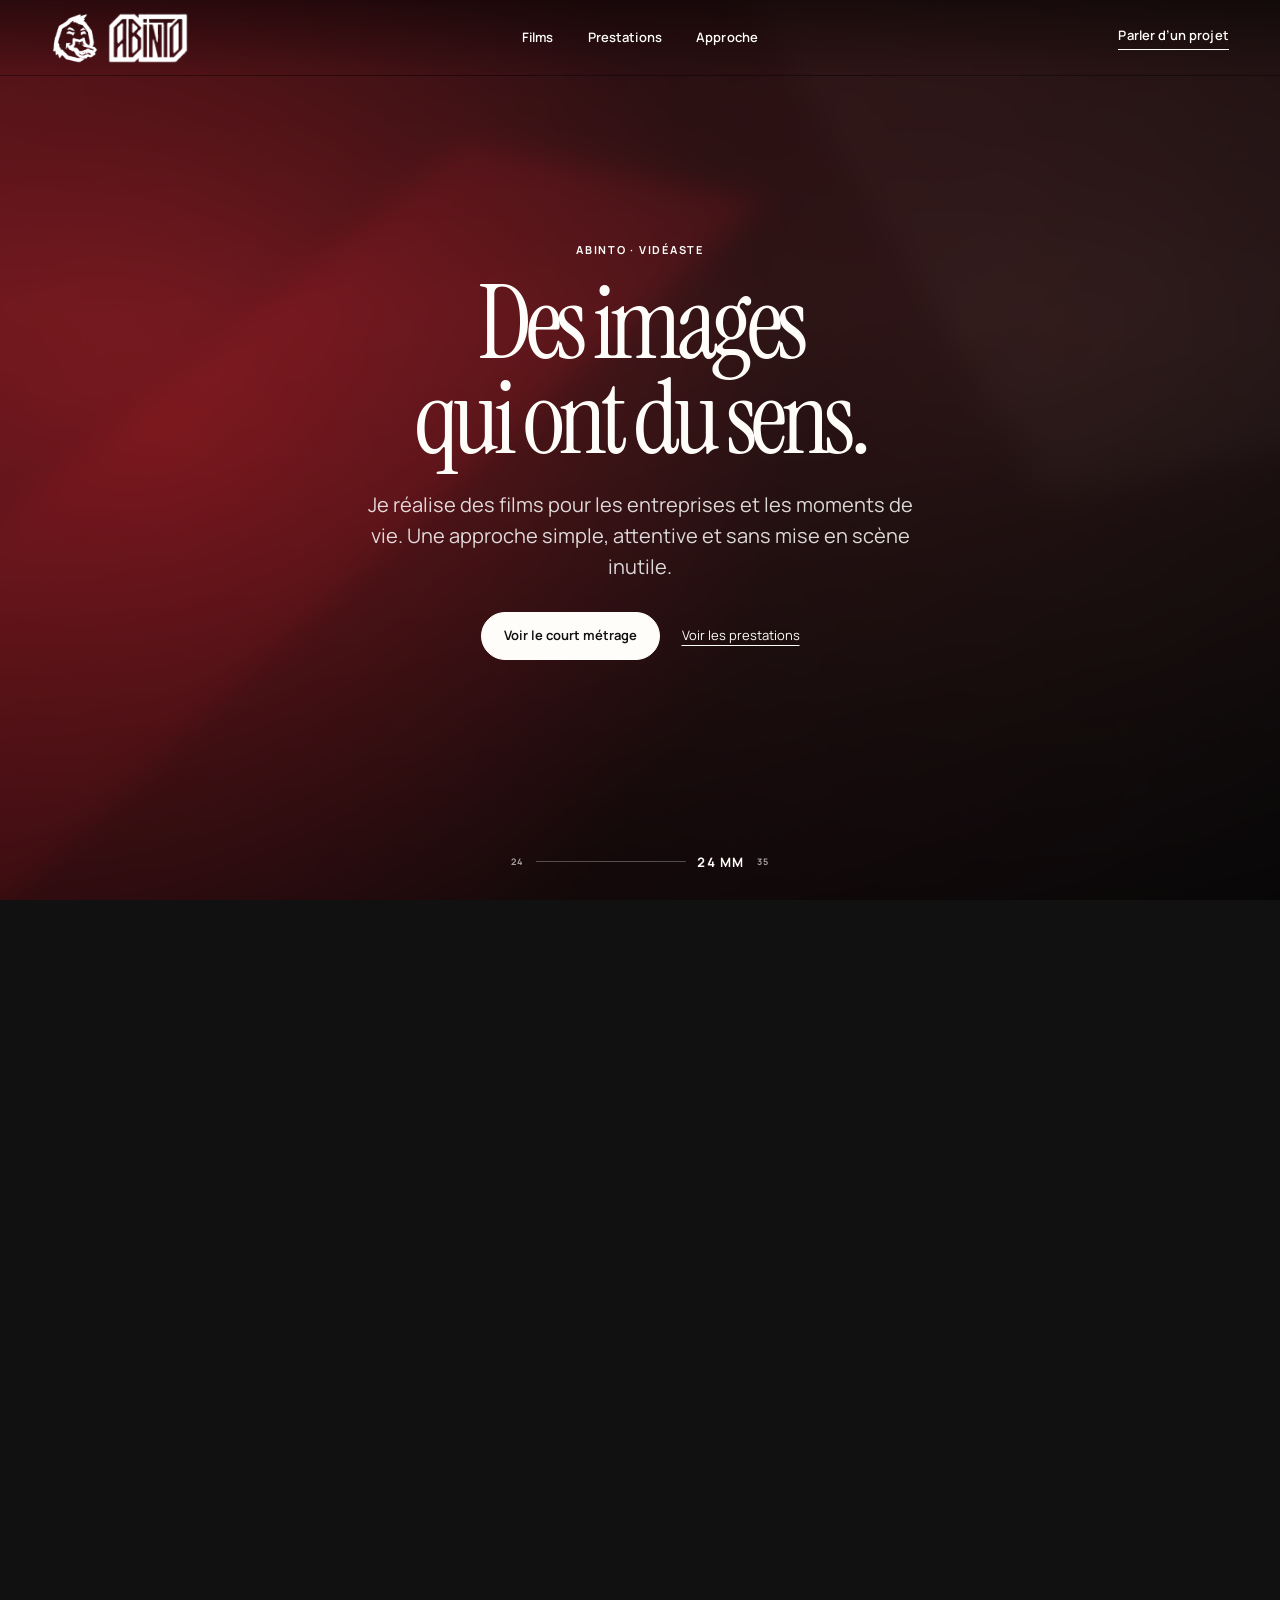
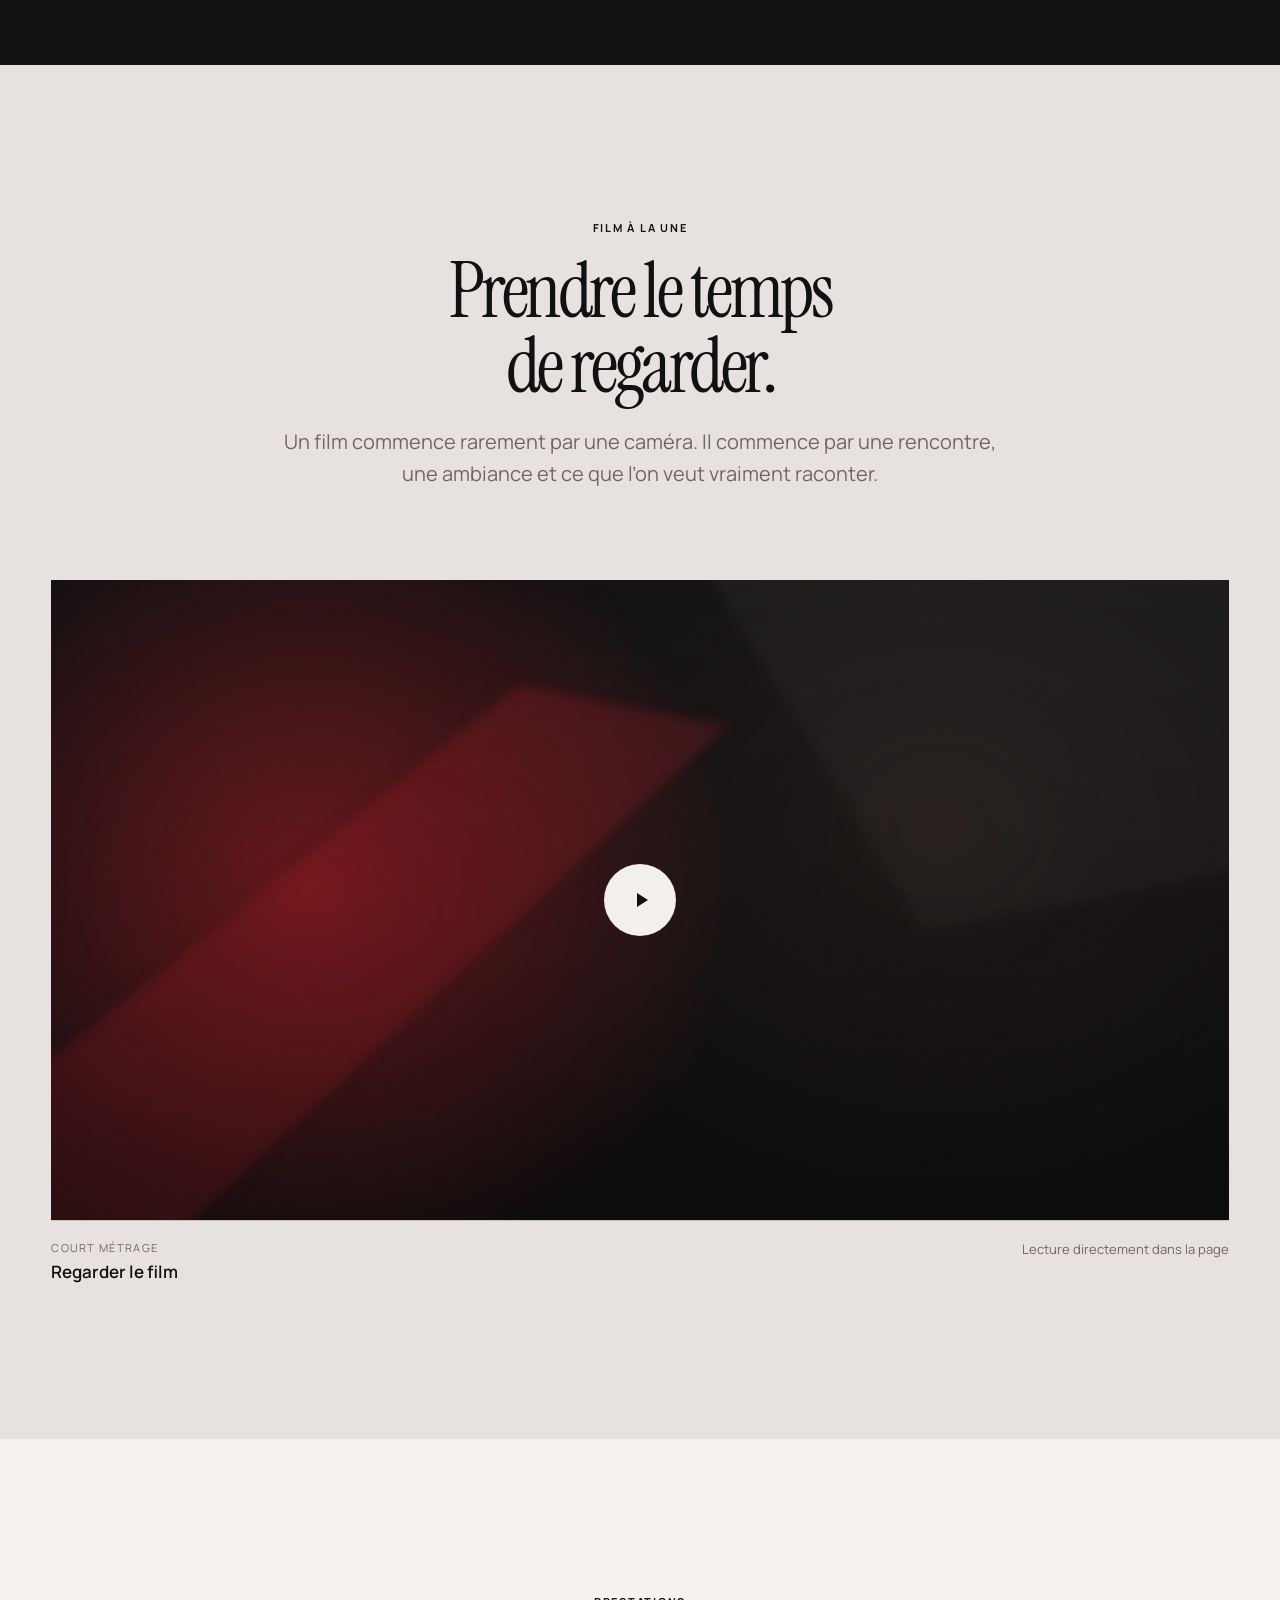
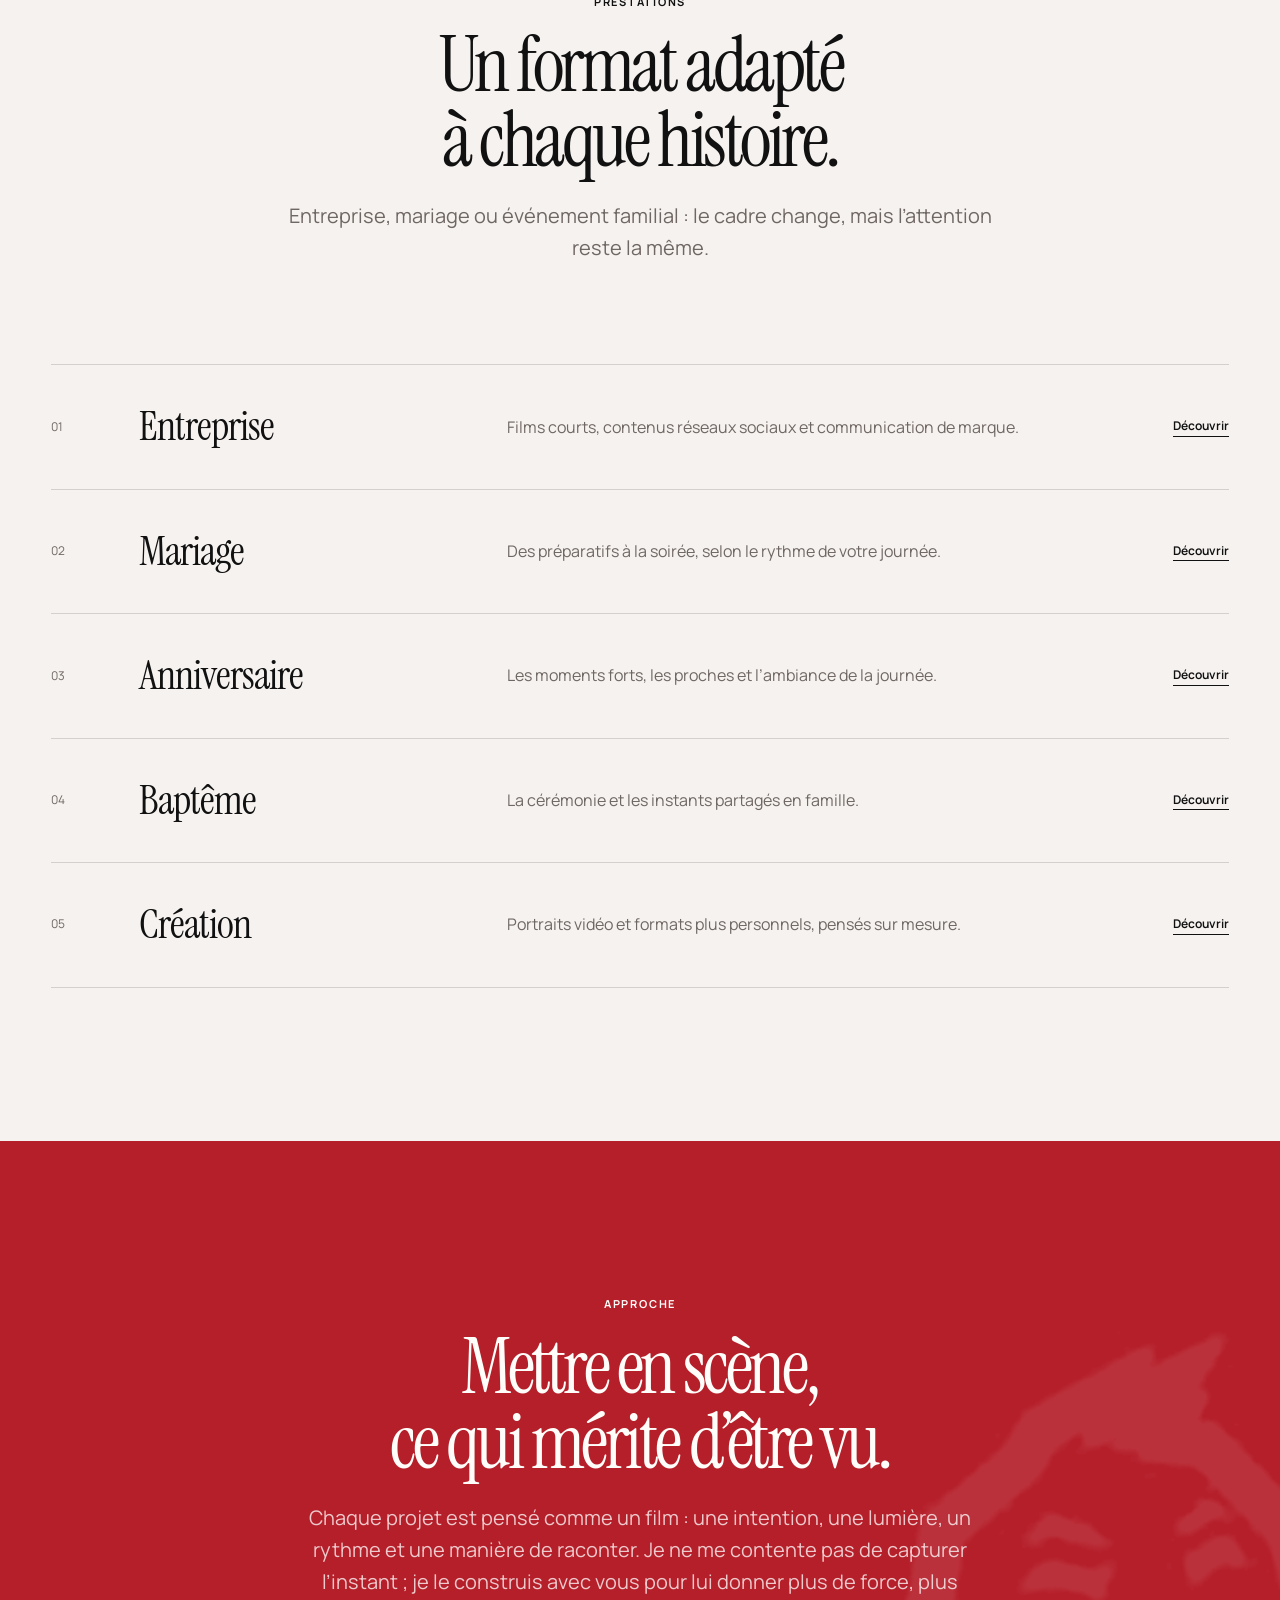
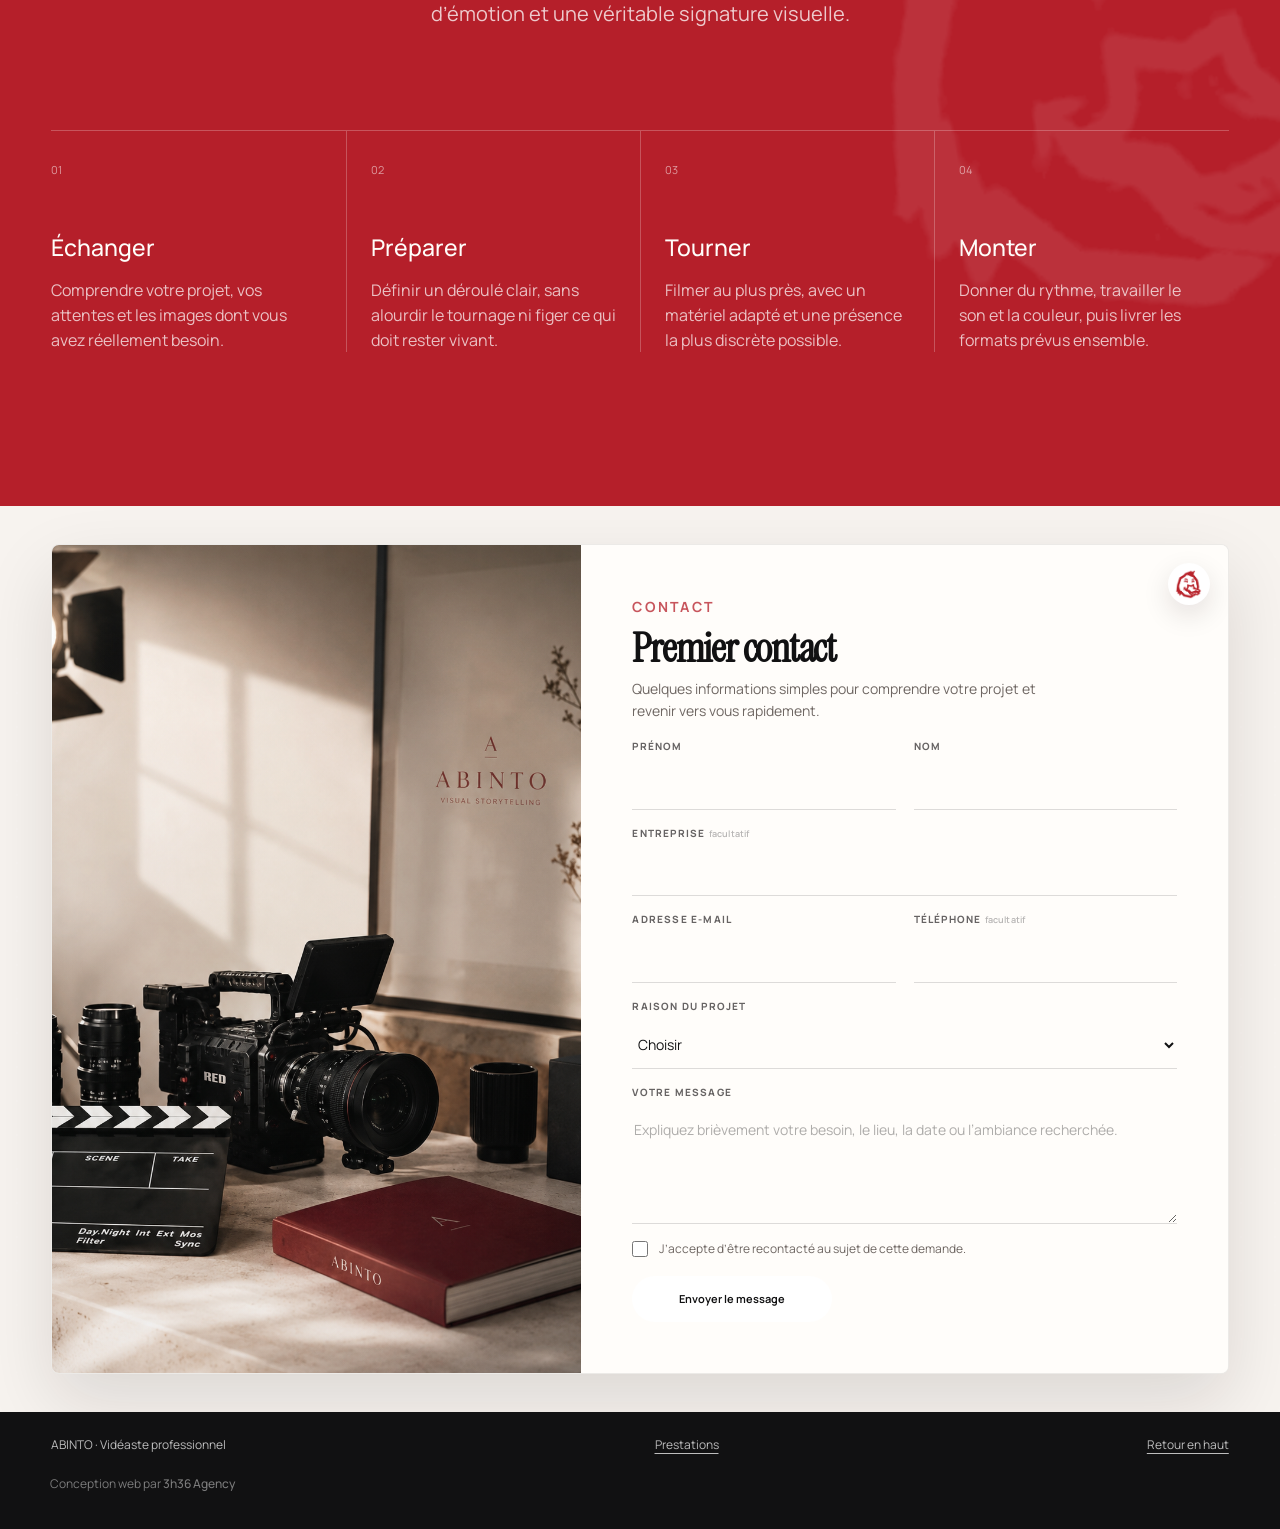
<file: index.html>
<!DOCTYPE html>

<html lang="fr">
<head>
<meta charset="utf-8"/>
<meta content="width=device-width, initial-scale=1" name="viewport"/>
<meta content="#b51f2a" name="theme-color"/>
<meta content="strict-origin-when-cross-origin" name="referrer"/>
<meta content="ABINTO — vidéaste professionnel pour les entreprises, les mariages et les événements privés." name="description"/>
<title>ABINTO — Vidéaste professionnel</title>
<link href="assets/favicon.png" rel="icon" type="image/png"/>
<link href="styles.css" rel="stylesheet"/>

<script type="application/ld+json">
{
  "@context": "https://schema.org",
  "@type": "LocalBusiness",
  "name": "ABINTO",
  "description": "Vidéaste professionnel pour les entreprises, les mariages et les événements privés",
  "url": "https://www.abinto-production.fr",
  "logo": "https://www.abinto-production.fr/assets/abinto-wordmark.png",
  "image": "https://www.abinto-production.fr/assets/hero-poster.jpg",
  "telephone": "",
  "address": {
    "@type": "PostalAddress",
    "addressCountry": "FR"
  },
  "geo": {
    "@type": "GeoCoordinates",
    "latitude": "",
    "longitude": ""
  },
  "openingHoursSpecification": {
    "@type": "OpeningHoursSpecification",
    "dayOfWeek": [
      "Monday",
      "Tuesday",
      "Wednesday",
      "Thursday",
      "Friday",
      "Saturday",
      "Sunday"
    ]
  },
  "priceRange": "€€",
  "serviceType": [
    "Vidéo entreprise",
    "Vidéo mariage",
    "Vidéo événement",
    "Clip musical",
    "Publicité"
  ]
}
</script>
<script>document.documentElement.classList.add('js');</script><link href="https://fonts.googleapis.com" rel="preconnect"/><link crossorigin="" href="https://fonts.gstatic.com" rel="preconnect"/><link href="https://fonts.googleapis.com/css2?family=Instrument+Serif:ital@0;1&amp;family=Manrope:wght@400;500;600;700&amp;display=swap" rel="stylesheet"/>
</head>
<body data-page="home">
<a class="skip-link" href="#contenu">Aller au contenu</a>
<header class="site-header site-header--hero" id="site-header">
<div class="header-inner">
<a aria-label="ABINTO — retour à l’accueil" class="brand brand--lockup" href="#accueil">
<img alt="" aria-hidden="true" class="brand-fox" src="assets/abinto-fox.png"/>
<img alt="ABINTO" class="brand-wordmark" src="assets/abinto-wordmark.png"/>
</a>
<nav aria-label="Navigation principale" class="main-nav">
<a href="#films">Films</a>
<a href="prestations.html">Prestations</a>
<a href="#approche">Approche</a>
</nav>
<a class="header-cta" href="#contact">Parler d’un projet</a>
</div>
</header>
<main id="contenu">
<section aria-labelledby="hero-title" class="hero" id="accueil">
<div class="hero-sticky" id="hero-stage">
<div aria-hidden="true" class="hero-media">
<div class="hero-poster"></div>
<div class="hero-player" id="hero-player"></div>
<div class="hero-shade"></div>
<div class="hero-grain"></div>
</div>
<div class="hero-copy">
<p class="eyebrow">ABINTO · VIDÉASTE</p>
<h1 id="hero-title">Des images<br/>qui ont du sens.</h1>
<p>Je réalise des films pour les entreprises et les moments de vie. Une approche simple, attentive et sans mise en scène inutile.</p>
<div class="hero-actions">
<button aria-controls="film-player" class="button button--light" data-launch-inline="#film-player" data-video-id="381YANFlA3Q" data-video-title="Court métrage ABINTO" type="button">Voir le court métrage</button>
<a class="text-link" href="prestations.html">Voir les prestations</a>
</div>
</div>
<div aria-hidden="true" class="hero-focal">
<span>24</span>
<div class="hero-focal-line"><i id="hero-focal-progress"></i></div>
<strong><span id="hero-focal-value">24</span> mm</strong>
<span>35</span>
</div>
</div>
</section>
<section class="section section--paper" data-focal="35" id="films">
<div class="container centered-intro reveal">
<p class="section-label">Film à la une</p>
<h2>Prendre le temps<br/>de regarder.</h2>
<p>Un film commence rarement par une caméra. Il commence par une rencontre, une ambiance et ce que l’on veut vraiment raconter.</p>
</div>
<div class="container featured-film reveal">
<div class="film-card inline-video" data-inline-video="" data-video-id="381YANFlA3Q" data-video-title="Court métrage ABINTO" id="film-player"><div class="film-visual inline-video-media"><img alt="Image du court métrage ABINTO" src="assets/hero-poster.jpg"/><span class="film-shade"></span><button aria-label="Lire le court métrage dans la page" class="inline-video-trigger" type="button"><span aria-hidden="true" class="film-play"><i></i></span></button></div><div class="film-caption"><span><small>Court métrage</small><strong>Regarder le film</strong></span><span>Lecture directement dans la page</span></div></div>
</div>
</section>
<section class="section section--white" data-focal="50" id="prestations">
<div class="container centered-intro reveal">
<p class="section-label">Prestations</p>
<h2>Un format adapté<br/>à chaque histoire.</h2>
<p>Entreprise, mariage ou événement familial : le cadre change, mais l’attention reste la même.</p>
</div>
<div class="container service-list">
<a class="service-row reveal" href="prestations.html#entreprise"><span>01</span><h3>Entreprise</h3><p>Films courts, contenus réseaux sociaux et communication de marque.</p><b>Découvrir</b></a>
<a class="service-row reveal" href="prestations.html#mariage"><span>02</span><h3>Mariage</h3><p>Des préparatifs à la soirée, selon le rythme de votre journée.</p><b>Découvrir</b></a>
<a class="service-row reveal" href="prestations.html#anniversaire"><span>03</span><h3>Anniversaire</h3><p>Les moments forts, les proches et l’ambiance de la journée.</p><b>Découvrir</b></a>
<a class="service-row reveal" href="prestations.html#bapteme"><span>04</span><h3>Baptême</h3><p>La cérémonie et les instants partagés en famille.</p><b>Découvrir</b></a>
<a class="service-row reveal" href="prestations.html#creation"><span>05</span><h3>Création</h3><p>Portraits vidéo et formats plus personnels, pensés sur mesure.</p><b>Découvrir</b></a>
</div>
</section>
<section class="section section--red" data-focal="85" id="approche">
<img alt="" aria-hidden="true" class="fox-mark" src="assets/abinto-fox.png"/>
<div class="container centered-intro centered-intro--light reveal">
<p class="section-label">Approche</p>
<h2>Mettre en scène,<br/>ce qui mérite d’être vu.</h2>
<p>Chaque projet est pensé comme un film : une intention, une lumière, un rythme et une manière de raconter. Je ne me contente pas de capturer l’instant ; je le construis avec vous pour lui donner plus de force, plus d’émotion et une véritable signature visuelle.</p>
</div>
<div class="container steps">
<article class="step reveal"><span>01</span><h3>Échanger</h3><p>Comprendre votre projet, vos attentes et les images dont vous avez réellement besoin.</p></article>
<article class="step reveal"><span>02</span><h3>Préparer</h3><p>Définir un déroulé clair, sans alourdir le tournage ni figer ce qui doit rester vivant.</p></article>
<article class="step reveal"><span>03</span><h3>Tourner</h3><p>Filmer au plus près, avec un matériel adapté et une présence la plus discrète possible.</p></article>
<article class="step reveal"><span>04</span><h3>Monter</h3><p>Donner du rythme, travailler le son et la couleur, puis livrer les formats prévus ensemble.</p></article>
</div>
</section>
<section class="section section--paper contact" data-focal="135" id="contact">
<div class="container contact-shell reveal">
<div class="contact-card contact-card--full">
<div class="contact-card-badge" aria-hidden="true"><img src="assets/abinto-fox.png" alt=""/></div>
<div class="contact-visual contact-visual--cinema">
<img src="assets/contact-scene-cinema.png" alt="Scène de réalisation cinématographique avec caméra, clap, optiques et lumière de studio dans une ambiance éditoriale."/>
</div>
<div class="contact-form-panel contact-form-panel--paper">
<div class="contact-panel-head contact-panel-head--paper">
<p class="section-label">Contact</p>
<h3>Premier contact</h3>
<p>Quelques informations simples pour comprendre votre projet et revenir vers vous rapidement.</p>
</div>
<form action="/api/contact" class="contact-form contact-form--editorial" data-contact-form="" method="post" novalidate="">
<div class="contact-form-grid contact-form-grid--compact">
<div class="form-field">
<label for="contact-firstname">Prénom</label>
<input autocomplete="given-name" id="contact-firstname" name="firstname" required="" type="text"/>
</div>
<div class="form-field">
<label for="contact-lastname">Nom</label>
<input autocomplete="family-name" id="contact-lastname" name="lastname" required="" type="text"/>
</div>
<div class="form-field form-field--full">
<label for="contact-company">Entreprise <span>facultatif</span></label>
<input autocomplete="organization" id="contact-company" name="company" type="text"/>
</div>
<div class="form-field">
<label for="contact-email">Adresse e-mail</label>
<input autocomplete="email" id="contact-email" name="email" required="" type="email"/>
</div>
<div class="form-field">
<label for="contact-phone">Téléphone <span>facultatif</span></label>
<input autocomplete="tel" id="contact-phone" name="phone" type="tel"/>
</div>
<div class="form-field form-field--full">
<label for="contact-project">Raison du projet</label>
<select id="contact-project" name="projectType" required="">
<option value="">Choisir</option>
<option>Entreprise</option>
<option>Mariage</option>
<option>Anniversaire</option>
<option>Baptême</option>
<option>Clip musical</option>
<option>Publicité</option>
<option>Documentaire</option>
<option>Fiction</option>
<option>Autre projet</option>
</select>
</div>
<div class="form-field form-field--full" data-offer-field="" hidden="">
<label for="contact-offer">Formule sélectionnée</label>
<input id="contact-offer" name="offer" readonly="" type="text"/>
</div>
<div class="form-field form-field--full">
<label for="contact-message">Votre message</label>
<textarea id="contact-message" name="message" placeholder="Expliquez brièvement votre besoin, le lieu, la date ou l’ambiance recherchée." required="" rows="5"></textarea>
</div>
<div aria-hidden="true" class="form-honeypot">
<label for="contact-website">Site internet</label>
<input autocomplete="off" id="contact-website" name="website" tabindex="-1" type="text"/>
</div>
</div>
<label class="form-consent form-consent--compact">
<input name="consent" required="" type="checkbox" value="yes"/>
<span>J’accepte d’être recontacté au sujet de cette demande.</span>
</label>
<div class="contact-form-footer contact-form-footer--editorial">
<button class="button button--dark" type="submit">Envoyer le message</button>
<p aria-live="polite" class="form-status" data-form-status=""></p>
</div>
</form>
</div>
</div>
</div>
</section>
</main>
<footer class="site-footer">
<div class="container footer-inner">
<span>ABINTO · Vidéaste professionnel</span>
<a href="prestations.html">Prestations</a>
<a href="#accueil">Retour en haut</a>
</div>
<p class="agency-credit">
  Conception web par
  <a
    href="https://www.3h36agency.fr?utm_source=abinto&utm_medium=referral&utm_campaign=footer_credit"
    target="_blank"
    rel="noopener"
    aria-label="Visiter le site de 3h36 Agency"
  >
    3h36 Agency
  </a>
</p>
</footer>
<script src="script.js"></script>
</body>
</html>
</file>
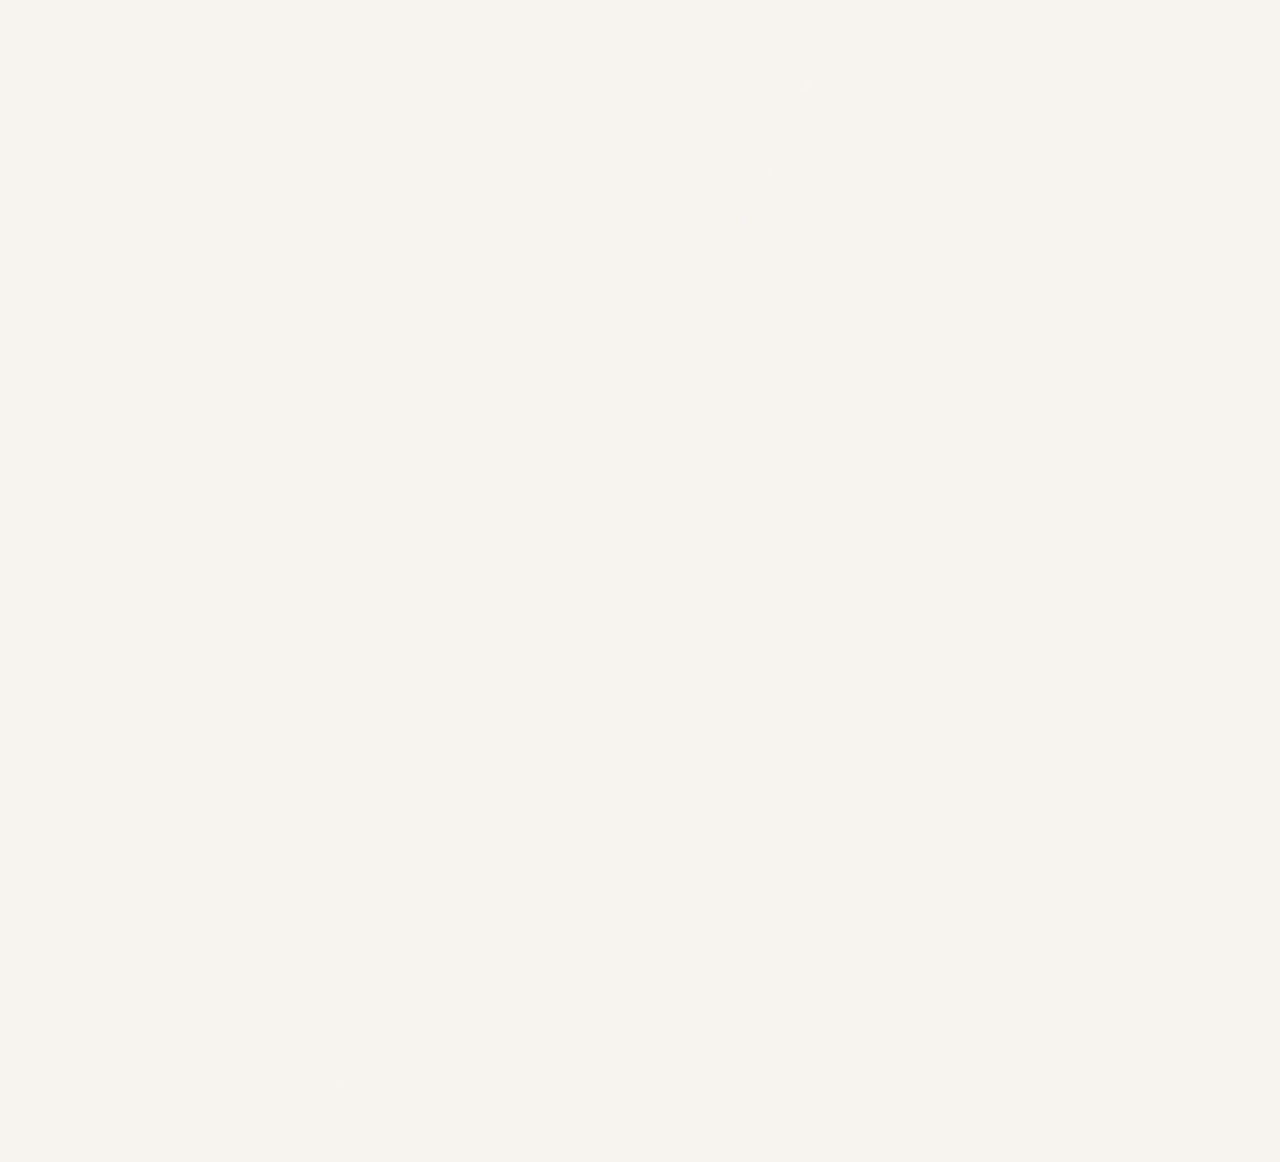
<file: contact-preview.html>
<!doctype html><html><head><meta charset="utf-8"><meta name="viewport" content="width=device-width,initial-scale=1"><link rel="stylesheet" href="styles.css"><style>body{margin:0} .contact--signature{min-height:100vh}</style></head><body><section class="section contact contact--signature" data-focal="135" id="contact"><div aria-hidden="true" class="contact-atmosphere"><span class="contact-beam contact-beam--one"></span><span class="contact-beam contact-beam--two"></span><span class="contact-orb contact-orb--one"></span><span class="contact-orb contact-orb--two"></span></div>
<div class="container contact-stage reveal">
<div class="contact-intro">
<div aria-hidden="true" class="contact-mascot"><span class="contact-mascot-ring contact-mascot-ring--outer"></span><span class="contact-mascot-ring contact-mascot-ring--inner"></span><span class="contact-record-dot"></span><img alt="" src="assets/abinto-fox.png"/></div>
<p class="section-label">Contact</p>
<h2>Parlons de votre projet.</h2>
<p>Une date, un lieu, une idée encore floue ou un projet déjà cadré : envoyez-moi les éléments que vous avez. Je vous répondrai avec une proposition claire.</p>
<div class="contact-direct">
<span>Réponse personnelle</span>
<span>Projet étudié sans engagement</span>
</div>
</div>
<form action="/api/contact" class="contact-form contact-form--signature" data-contact-form="" method="post" novalidate=""><div class="contact-form-topline"><span>NOUVEAU PROJET</span><span>REC ●</span></div>
<div class="contact-form-grid">
<div class="form-field">
<label for="contact-name">Nom et prénom</label>
<input autocomplete="name" id="contact-name" name="name" required="" type="text"/>
</div>
<div class="form-field">
<label for="contact-email">E-mail</label>
<input autocomplete="email" id="contact-email" name="email" required="" type="email"/>
</div>
<div class="form-field">
<label for="contact-phone">Téléphone <span>facultatif</span></label>
<input autocomplete="tel" id="contact-phone" name="phone" type="tel"/>
</div>
<div class="form-field">
<label for="contact-project">Type de projet</label>
<select id="contact-project" name="projectType" required="">
<option value="">Choisir</option>
<option>Entreprise</option>
<option>Mariage</option>
<option>Anniversaire</option>
<option>Baptême</option>
<option>Clip musical</option>
<option>Publicité</option>
<option>Documentaire</option>
<option>Fiction</option>
<option>Autre projet</option>
</select>
</div>
<div class="form-field">
<label for="contact-date">Date ou période <span>facultatif</span></label>
<input id="contact-date" name="date" placeholder="Ex. septembre 2026" type="text"/>
</div>
<div class="form-field">
<label for="contact-location">Lieu <span>facultatif</span></label>
<input autocomplete="address-level2" id="contact-location" name="location" placeholder="Ville ou région" type="text"/>
</div>
<div class="form-field form-field--full">
<label for="contact-budget">Budget envisagé <span>facultatif</span></label>
<select id="contact-budget" name="budget">
<option value="">À définir ensemble</option>
<option>Moins de 500 €</option>
<option>500 € à 1 000 €</option>
<option>1 000 € à 2 000 €</option>
<option>2 000 € à 4 000 €</option>
<option>Plus de 4 000 €</option>
</select>
</div>
<div class="form-field form-field--full">
<label for="contact-message">Votre projet</label>
<textarea id="contact-message" name="message" placeholder="Racontez-moi ce que vous souhaitez filmer, l’ambiance recherchée et les contraintes déjà connues." required="" rows="6"></textarea>
</div>
<div aria-hidden="true" class="form-honeypot">
<label for="contact-website">Site internet</label>
<input autocomplete="off" id="contact-website" name="website" tabindex="-1" type="text"/>
</div>
</div>
<label class="form-consent">
<input name="consent" required="" type="checkbox" value="yes"/>
<span>J’accepte d’être recontacté au sujet de cette demande.</span>
</label>
<div class="contact-form-footer">
<button class="button button--dark" type="submit">Envoyer la demande</button>
<p aria-live="polite" class="form-status" data-form-status=""></p>
</div>
</form>
</div>
</section></body></html>
</file>
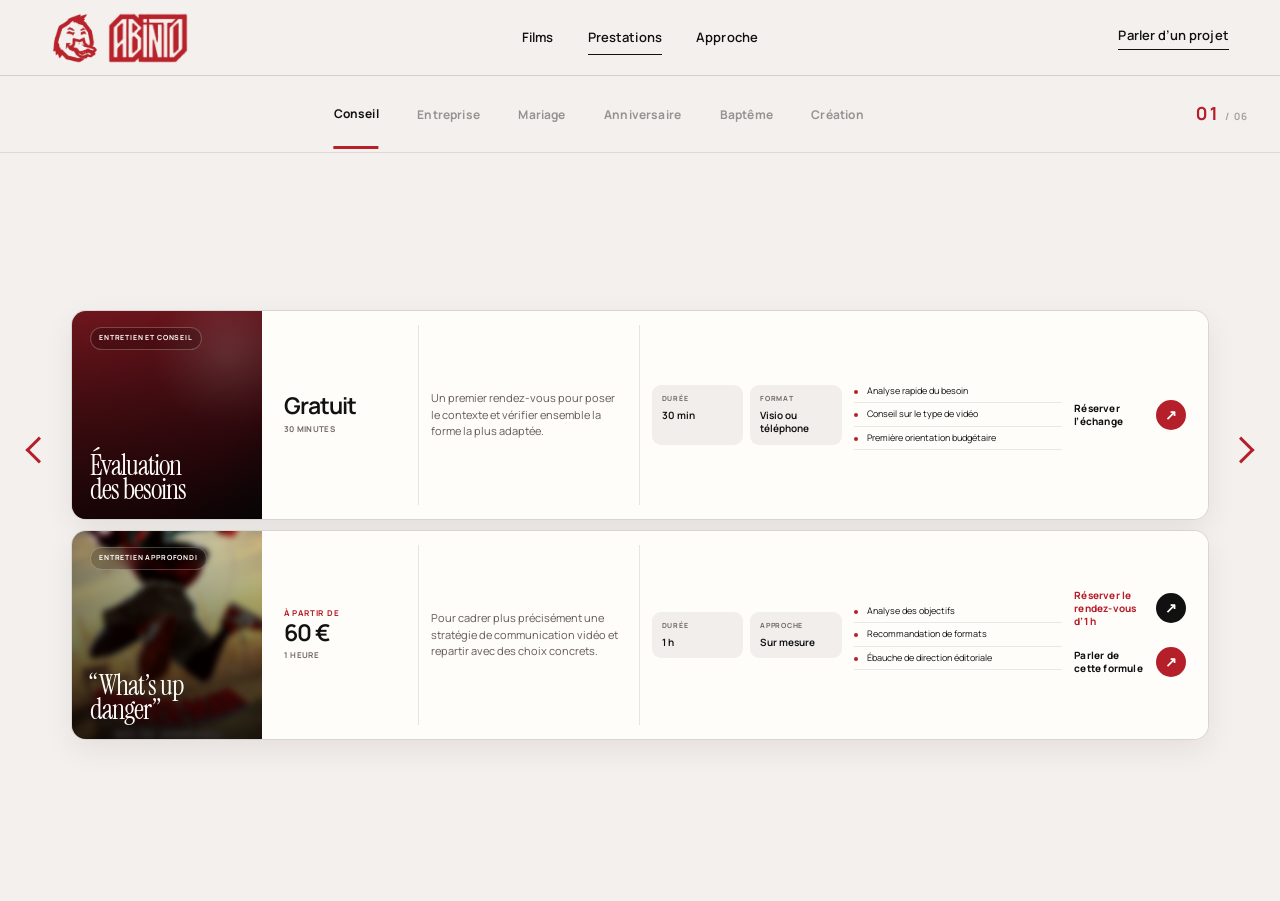
<file: prestations.html>
<!DOCTYPE html>

<html lang="fr">
<head>
<meta charset="utf-8"/>
<meta content="width=device-width, initial-scale=1" name="viewport"/>
<meta content="#b51f2a" name="theme-color"/>
<meta content="strict-origin-when-cross-origin" name="referrer"/>
<meta content="Les prestations vidéo ABINTO pour les entreprises, mariages, anniversaires, baptêmes et projets créatifs." name="description"/>
<title>Prestations — ABINTO</title>
<link href="assets/favicon.png" rel="icon" type="image/png"/>
<link href="https://fonts.googleapis.com" rel="preconnect"/>
<link crossorigin="" href="https://fonts.gstatic.com" rel="preconnect"/>
<link href="https://fonts.googleapis.com/css2?family=Instrument+Serif:ital@0;1&amp;family=Manrope:wght@400;500;600;700&amp;display=swap" rel="stylesheet"/>
<link href="styles.css" rel="stylesheet"/>

<script type="application/ld+json">
{
  "@context": "https://schema.org",
  "@type": "LocalBusiness",
  "name": "ABINTO",
  "description": "Vidéaste professionnel pour les entreprises, les mariages et les événements privés",
  "url": "https://www.abinto-production.fr",
  "logo": "https://www.abinto-production.fr/assets/abinto-wordmark.png",
  "image": "https://www.abinto-production.fr/assets/hero-poster.jpg",
  "telephone": "",
  "address": {
    "@type": "PostalAddress",
    "addressCountry": "FR"
  },
  "geo": {
    "@type": "GeoCoordinates",
    "latitude": "",
    "longitude": ""
  },
  "openingHoursSpecification": {
    "@type": "OpeningHoursSpecification",
    "dayOfWeek": [
      "Monday",
      "Tuesday",
      "Wednesday",
      "Thursday",
      "Friday",
      "Saturday",
      "Sunday"
    ]
  },
  "priceRange": "€€",
  "serviceType": [
    "Vidéo entreprise",
    "Vidéo mariage",
    "Vidéo événement",
    "Clip musical",
    "Publicité"
  ]
}
</script>
<script>document.documentElement.classList.add('js');</script>
</head>
<body class="services-v12 services-v13" data-page="services">
<a class="skip-link" href="#contenu">Aller au contenu</a>
<header class="site-header">
<div class="header-inner">
<a aria-label="ABINTO — retour à l’accueil" class="brand brand--lockup" href="index.html">
<img alt="" aria-hidden="true" class="brand-fox" src="assets/abinto-fox.png"/>
<img alt="ABINTO" class="brand-wordmark" src="assets/abinto-wordmark.png"/>
</a>
<nav aria-label="Navigation principale" class="main-nav">
<a href="index.html#films">Films</a>
<a aria-current="page" href="prestations.html">Prestations</a>
<a href="index.html#approche">Approche</a>
</nav>
<a class="header-cta" href="index.html#contact">Parler d’un projet</a>
</div>
</header>
<main id="contenu">
<nav aria-label="Catégories de prestations" class="service-switcher" data-service-slider-controls="">
<div class="container service-switcher-inner">

<div aria-label="Choisir une catégorie" class="service-tabs" role="tablist">
<a data-slider-go="0" href="#consultation">Conseil</a>
<a data-slider-go="1" href="#entreprise">Entreprise</a>
<a data-slider-go="2" href="#mariage">Mariage</a>
<a data-slider-go="3" href="#anniversaire">Anniversaire</a>
<a data-slider-go="4" href="#bapteme">Baptême</a>
<a data-slider-go="5" href="#creation">Création</a>
</div>
<div aria-atomic="true" aria-live="polite" class="service-count">
<strong data-slider-current="">01</strong><span>/</span><span data-slider-total="">06</span>
</div>

</div>
</nav>
<div aria-label="Catégories de prestations" aria-roledescription="carousel" class="services-slider services-slider--editorial" data-service-slider=""><button aria-label="Voir la catégorie précédente" class="chapter-arrow chapter-arrow--side chapter-arrow--prev" data-slider-prev="" type="button"><span aria-hidden="true">←</span><small>Précédent</small></button>
<div class="services-slider-viewport">
<div class="services-slider-track">
<section aria-label="1 sur 6 — Conseil" aria-roledescription="diapositive" class="service-slide service-chapter service-chapter--paper" data-service-section="" data-slide-index="0" data-slide-label="Conseil" id="consultation" role="group">
<div class="container chapter-layout">
<div class="offers-grid offers-grid--2">
<article class="offer-card offer-card--plain reveal">
<div class="offer-visual">
<span class="offer-kicker">Entretien et conseil</span>
<h3>Évaluation des besoins</h3>
</div>
<div class="offer-panel">
<div class="offer-price"><strong>Gratuit</strong><span>30 minutes</span></div>
<p>Un premier rendez-vous pour poser le contexte et vérifier ensemble la forme la plus adaptée.</p>
<dl class="offer-facts">
<div><dt>Durée</dt><dd>30 min</dd></div>
<div><dt>Format</dt><dd>Visio ou téléphone</dd></div>
</dl>
<ul class="offer-list">
<li>Analyse rapide du besoin</li>
<li>Conseil sur le type de vidéo</li>
<li>Première orientation budgétaire</li>
</ul>
<a class="offer-cta" href="reservation.html">Réserver l’échange <span>↗</span></a>
</div>
</article>
<article class="offer-card poster-card--whats-up-danger reveal">
<div class="offer-visual">
<span class="offer-kicker">Entretien approfondi</span>
<h3>“What’s up danger”</h3>
</div>
<div class="offer-panel">
<div class="offer-price"><strong><small>À partir de</small>60 €</strong><span>1 heure</span></div>
<p>Pour cadrer plus précisément une stratégie de communication vidéo et repartir avec des choix concrets.</p>
<dl class="offer-facts">
<div><dt>Durée</dt><dd>1 h</dd></div>
<div><dt>Approche</dt><dd>Sur mesure</dd></div>
</dl>
<ul class="offer-list">
<li>Analyse des objectifs</li>
<li>Recommandation de formats</li>
<li>Ébauche de direction éditoriale</li>
</ul>
<div class="offer-actions">
<a class="offer-cta offer-cta--booking" href="reservation.html?service=whats-up-danger">Réserver le rendez-vous d’1 h <span>↗</span></a>
<a class="offer-cta" href="index.html?formula=What%27s%20up%20danger&amp;projectType=Autre%20projet#contact">Parler de cette formule <span>↗</span></a>
</div>
</div>
</article>
</div>
</div>
</section>
<section aria-label="2 sur 6 — Entreprise" aria-roledescription="diapositive" class="service-slide service-chapter service-chapter--light" data-service-section="" data-slide-index="1" data-slide-label="Entreprise" id="entreprise" role="group">
<div class="container chapter-layout">
<div class="offers-grid offers-grid--3">
<article class="offer-card poster-card--ready-player-one reveal">
<div class="offer-visual">
<span class="offer-kicker">Réseaux sociaux</span>
<h3>“Ready Player One”</h3>
</div>
<div class="offer-panel">
<div class="offer-price"><strong><small>À partir de</small>300 €</strong><span>2 h de tournage</span></div>
<p>Un format court et réactif pour publier rapidement sur vos réseaux.</p>
<dl class="offer-facts">
<div><dt>Livraison</dt><dd>24 h</dd></div>
<div><dt>Retakes</dt><dd>3 inclus</dd></div>
</dl>
<ul class="offer-list">
<li>Tournage et montage inclus</li>
<li>Retake supplémentaire : +80 €</li>
<li>Déplacement offert autour de Chambéry</li>
</ul>
<a class="offer-cta" href="index.html?formula=Ready%20Player%20One&amp;projectType=Entreprise#contact">Choisir cette formule <span>↗</span></a>
</div>
</article>
<article class="offer-card poster-card--the-founder reveal">
<div class="offer-visual">
<span class="offer-kicker">Film promotionnel</span>
<h3>“The Founder”</h3>
</div>
<div class="offer-panel">
<div class="offer-price"><strong><small>À partir de</small>1 000 €</strong><span>4 h de tournage</span></div>
<p>Un film construit pour présenter une entreprise, un savoir-faire ou un lieu.</p>
<dl class="offer-facts">
<div><dt>Livraison</dt><dd>1 semaine</dd></div>
<div><dt>Retakes</dt><dd>3 inclus</dd></div>
</dl>
<ul class="offer-list">
<li>Tournage et montage inclus</li>
<li>Retake supplémentaire : +80 €</li>
<li>Déplacement offert autour de Chambéry</li>
</ul>
<a class="offer-cta" href="index.html?formula=The%20Founder&amp;projectType=Entreprise#contact">Choisir cette formule <span>↗</span></a>
</div>
</article>
<article class="offer-card poster-card--reality reveal">
<div class="offer-visual">
<span class="offer-kicker">Reportage d’entreprise</span>
<h3>“Reality”</h3>
</div>
<div class="offer-panel">
<div class="offer-price"><strong><small>À partir de</small>1 100 €</strong><span>4 h de tournage</span></div>
<p>Un regard plus documentaire pour montrer un métier, une équipe ou une journée de terrain.</p>
<dl class="offer-facts">
<div><dt>Livraison</dt><dd>2 semaines</dd></div>
<div><dt>Retakes</dt><dd>3 inclus</dd></div>
</dl>
<ul class="offer-list">
<li>Tournage et montage inclus</li>
<li>Retake supplémentaire : +80 €</li>
<li>Déplacement offert autour de Chambéry</li>
</ul>
<a class="offer-cta" href="index.html?formula=Reality&amp;projectType=Entreprise#contact">Choisir cette formule <span>↗</span></a>
</div>
</article>
</div>
</div>
</section>
<section aria-label="3 sur 6 — Mariage" aria-roledescription="diapositive" class="service-slide service-chapter service-chapter--dark" data-service-section="" data-slide-index="2" data-slide-label="Mariage" id="mariage" role="group">
<div class="container chapter-layout">
<div class="offers-grid offers-grid--4">
<article class="offer-card poster-card--la-proposition reveal">
<div class="offer-visual"><span class="offer-kicker">Mariage</span><h3>“La Proposition”</h3></div>
<div class="offer-panel">
<div class="offer-price"><strong><small>À partir de</small>500 €</strong><span>2 h de tournage</span></div>
<p>Pour garder la cérémonie ou un temps fort précis dans un film court et soigné.</p>
<dl class="offer-facts"><div><dt>Livraison</dt><dd>1 semaine</dd></div><div><dt>Inclus</dt><dd>Tournage + montage</dd></div></dl>
<ul class="offer-list"><li>Couverture ciblée</li><li>Montage inclus</li><li>Déplacement offert autour de Chambéry</li></ul>
<a class="offer-cta" href="index.html?formula=La%20Proposition&amp;projectType=Mariage#contact">Choisir cette formule <span>↗</span></a>
</div>
</article>
<article class="offer-card poster-card--epouse-moi-mon-pote reveal">
<div class="offer-visual"><span class="offer-kicker">Mariage</span><h3>“Épouse-moi mon pote”</h3></div>
<div class="offer-panel">
<div class="offer-price"><strong><small>À partir de</small>1 600 €</strong><span>5 h de tournage</span></div>
<p>Pour capter davantage de moments et raconter la journée avec plus de respiration.</p>
<dl class="offer-facts"><div><dt>Livraison</dt><dd>1 semaine</dd></div><div><dt>Inclus</dt><dd>Tournage + montage</dd></div></dl>
<ul class="offer-list"><li>Couverture étendue</li><li>Montage inclus</li><li>Déplacement offert autour de Chambéry</li></ul>
<a class="offer-cta" href="index.html?formula=%C3%89pouse-moi%20mon%20pote&amp;projectType=Mariage#contact">Choisir cette formule <span>↗</span></a>
</div>
</article>
<article class="offer-card poster-card--love-actually reveal">
<div class="offer-visual"><span class="offer-kicker">Mariage</span><h3>“Love Actually”</h3></div>
<div class="offer-panel">
<div class="offer-price"><strong><small>À partir de</small>2 000 €</strong><span>8 h de tournage</span></div>
<p>Une vraie narration de la journée, avec plus de détails, de liens et de moments vécus.</p>
<dl class="offer-facts"><div><dt>Livraison</dt><dd>2 semaines</dd></div><div><dt>Inclus</dt><dd>Tournage + montage</dd></div></dl>
<ul class="offer-list"><li>Journée largement couverte</li><li>Montage inclus</li><li>Déplacement offert autour de Chambéry</li></ul>
<a class="offer-cta" href="index.html?formula=Love%20Actually&amp;projectType=Mariage#contact">Choisir cette formule <span>↗</span></a>
</div>
</article>
<article class="offer-card poster-card--mamma-mia reveal">
<div class="offer-visual"><span class="offer-kicker">Mariage</span><h3>“Mamma Mia”</h3></div>
<div class="offer-panel">
<div class="offer-price"><strong><small>À partir de</small>2 600 €</strong><span>Journée complète</span></div>
<p>La couverture la plus complète, des préparatifs jusqu’aux derniers moments de fête.</p>
<dl class="offer-facts"><div><dt>Livraison</dt><dd>2 semaines</dd></div><div><dt>Inclus</dt><dd>Tournage + montage</dd></div></dl>
<ul class="offer-list"><li>Full day</li><li>Montage inclus</li><li>Déplacement offert autour de Chambéry</li></ul>
<a class="offer-cta" href="index.html?formula=Mamma%20Mia&amp;projectType=Mariage#contact">Choisir cette formule <span>↗</span></a>
</div>
</article>
</div>
</div>
</section>
<section aria-label="4 sur 6 — Anniversaire" aria-roledescription="diapositive" class="service-slide service-chapter service-chapter--light" data-service-section="" data-slide-index="3" data-slide-label="Anniversaire" id="anniversaire" role="group">
<div class="container chapter-layout">
<div class="offers-grid offers-grid--3">
<article class="offer-card poster-card--babysitting reveal">
<div class="offer-visual"><span class="offer-kicker">Anniversaire</span><h3>“Baby Sitting”</h3></div>
<div class="offer-panel">
<div class="offer-price"><strong><small>À partir de</small>300 €</strong><span>2 h de tournage</span></div>
<p>Une formule légère pour garder les moments essentiels dans un film simple et rythmé.</p>
<dl class="offer-facts"><div><dt>Livraison</dt><dd>1 semaine</dd></div><div><dt>Inclus</dt><dd>Tournage + montage</dd></div></dl>
<ul class="offer-list"><li>Moments clés</li><li>Montage inclus</li><li>Déplacement offert autour de Chambéry</li></ul>
<a class="offer-cta" href="index.html?formula=Baby%20Sitting&amp;projectType=Anniversaire#contact">Choisir cette formule <span>↗</span></a>
</div>
</article>
<article class="offer-card poster-card--gatsby reveal">
<div class="offer-visual"><span class="offer-kicker">Anniversaire</span><h3>“Gatsby le Magnifique”</h3></div>
<div class="offer-panel">
<div class="offer-price"><strong><small>À partir de</small>650 €</strong><span>4 h de tournage</span></div>
<p>Plus d’ambiance, plus de proches et un souvenir plus ample de l’événement.</p>
<dl class="offer-facts"><div><dt>Livraison</dt><dd>1 semaine</dd></div><div><dt>Inclus</dt><dd>Tournage + montage</dd></div></dl>
<ul class="offer-list"><li>Couverture étendue</li><li>Montage inclus</li><li>Déplacement offert autour de Chambéry</li></ul>
<a class="offer-cta" href="index.html?formula=Gatsby%20le%20Magnifique&amp;projectType=Anniversaire#contact">Choisir cette formule <span>↗</span></a>
</div>
</article>
<article class="offer-card poster-card--projet-x reveal">
<div class="offer-visual"><span class="offer-kicker">Anniversaire</span><h3>“Projet X”</h3></div>
<div class="offer-panel">
<div class="offer-price"><strong><small>À partir de</small>1 000 €</strong><span>6 h de tournage</span></div>
<p>Pour une fête qui dure, avec une vraie couverture d’événement et un montage plus travaillé.</p>
<dl class="offer-facts"><div><dt>Livraison</dt><dd>2 semaines</dd></div><div><dt>Inclus</dt><dd>Tournage + montage</dd></div></dl>
<ul class="offer-list"><li>Couverture complète</li><li>Montage inclus</li><li>Déplacement offert autour de Chambéry</li></ul>
<a class="offer-cta" href="index.html?formula=Projet%20X&amp;projectType=Anniversaire#contact">Choisir cette formule <span>↗</span></a>
</div>
</article>
</div>
</div>
</section>
<section aria-label="5 sur 6 — Baptême" aria-roledescription="diapositive" class="service-slide service-chapter service-chapter--red" data-service-section="" data-slide-index="4" data-slide-label="Baptême" id="bapteme" role="group">
<div class="container chapter-layout">
<div class="offers-grid offers-grid--2">
<article class="offer-card poster-card--le-parrain reveal">
<div class="offer-visual"><span class="offer-kicker">Baptême</span><h3>“Le Parrain”</h3></div>
<div class="offer-panel">
<div class="offer-price"><strong><small>À partir de</small>700 €</strong><span>2 h de tournage</span></div>
<p>Pour conserver la cérémonie et les principaux moments partagés en famille.</p>
<dl class="offer-facts"><div><dt>Livraison</dt><dd>1 semaine</dd></div><div><dt>Inclus</dt><dd>Tournage + montage</dd></div></dl>
<ul class="offer-list"><li>Cérémonie et moments clés</li><li>Montage inclus</li><li>Déplacement offert autour de Chambéry</li></ul>
<a class="offer-cta" href="index.html?formula=Le%20Parrain&amp;projectType=Bapt%C3%AAme#contact">Choisir cette formule <span>↗</span></a>
</div>
</article>
<article class="offer-card poster-card--le-parrain-ii reveal">
<div class="offer-visual"><span class="offer-kicker">Baptême</span><h3>“Le Parrain II”</h3></div>
<div class="offer-panel">
<div class="offer-price"><strong><small>À partir de</small>1 000 €</strong><span>4 h de tournage</span></div>
<p>Pour prolonger la couverture jusqu’à la réception et garder un récit plus complet.</p>
<dl class="offer-facts"><div><dt>Livraison</dt><dd>1 semaine</dd></div><div><dt>Inclus</dt><dd>Tournage + montage</dd></div></dl>
<ul class="offer-list"><li>Cérémonie et réception</li><li>Montage inclus</li><li>Déplacement offert autour de Chambéry</li></ul>
<a class="offer-cta" href="index.html?formula=Le%20Parrain%20II&amp;projectType=Bapt%C3%AAme#contact">Choisir cette formule <span>↗</span></a>
</div>
</article>
</div>
</div>
</section>
<section aria-label="6 sur 6 — Création" aria-roledescription="diapositive" class="service-slide service-chapter service-chapter--paper" data-service-section="" data-slide-index="5" data-slide-label="Création" id="creation" role="group">
<div class="container chapter-layout">
<div class="offers-grid offers-grid--4">
<article class="offer-card poster-card--a-star-is-born reveal">
<div class="offer-visual"><span class="offer-kicker">Clip musical</span><h3>“A Star is Born”</h3></div>
<div class="offer-panel">
<div class="offer-price"><strong>Sur devis</strong><span>Projet sur mesure</span></div>
<p>Un clip construit autour d’un morceau, d’un univers et d’une intention visuelle forte.</p><dl class="offer-facts"><div><dt>Tarif</dt><dd>Sur devis</dd></div><div><dt>Format</dt><dd>Sur mesure</dd></div></dl>
<ul class="offer-list"><li>Préparation et repérage</li><li>Tournage sur mesure</li><li>Post-production complète</li></ul>
<a class="offer-cta" href="index.html?formula=A%20Star%20is%20Born&amp;projectType=Clip%20musical#contact">Demander un devis <span>↗</span></a>
</div>
</article>
<article class="offer-card poster-card--99-francs reveal">
<div class="offer-visual"><span class="offer-kicker">Publicité</span><h3>“99 F”</h3></div>
<div class="offer-panel">
<div class="offer-price"><strong>Sur devis</strong><span>Projet sur mesure</span></div>
<p>Un format pensé autour d’un produit, d’un service ou d’une campagne précise.</p><dl class="offer-facts"><div><dt>Tarif</dt><dd>Sur devis</dd></div><div><dt>Format</dt><dd>Sur mesure</dd></div></dl>
<ul class="offer-list"><li>Angle créatif</li><li>Tournage sur mesure</li><li>Montage adapté à la diffusion</li></ul>
<a class="offer-cta" href="index.html?formula=99%20F&amp;projectType=Publicit%C3%A9#contact">Demander un devis <span>↗</span></a>
</div>
</article>
<article class="offer-card poster-card--odyssee reveal">
<div class="offer-visual"><span class="offer-kicker">Documentaire</span><h3>“L’Odyssée”</h3></div>
<div class="offer-panel">
<div class="offer-price"><strong>Sur devis</strong><span>Projet sur mesure</span></div>
<p>Un récit ancré dans le réel, avec du terrain, de l’écoute et une écriture plus documentaire.</p><dl class="offer-facts"><div><dt>Tarif</dt><dd>Sur devis</dd></div><div><dt>Format</dt><dd>Sur mesure</dd></div></dl>
<ul class="offer-list"><li>Développement narratif</li><li>Tournage terrain</li><li>Montage sur mesure</li></ul>
<a class="offer-cta" href="index.html?formula=L%27Odyss%C3%A9e&amp;projectType=Documentaire#contact">Demander un devis <span>↗</span></a>
</div>
</article>
<article class="offer-card poster-card--babylon reveal">
<div class="offer-visual"><span class="offer-kicker">Fiction</span><h3>“Babylone”</h3></div>
<div class="offer-panel">
<div class="offer-price"><strong>Sur devis</strong><span>Projet sur mesure</span></div>
<p>Une proposition de mise en scène avec narration, préparation et direction visuelle poussées.</p><dl class="offer-facts"><div><dt>Tarif</dt><dd>Sur devis</dd></div><div><dt>Format</dt><dd>Sur mesure</dd></div></dl>
<ul class="offer-list"><li>Écriture et préparation</li><li>Tournage mis en scène</li><li>Post-production complète</li></ul>
<a class="offer-cta" href="index.html?formula=Babylone&amp;projectType=Fiction#contact">Demander un devis <span>↗</span></a>
</div>
</article>
</div>
</div>
</section>
</div>
</div>
<button aria-label="Voir la catégorie suivante" class="chapter-arrow chapter-arrow--side chapter-arrow--next" data-slider-next="" type="button"><small>Suivant</small><span aria-hidden="true">→</span></button></div>
<section class="services-contact" id="contact-prestations">
<div class="container contact-inner reveal">
<img alt="" aria-hidden="true" class="services-contact-fox" src="assets/abinto-fox.png"/>
<p class="section-label">Votre projet</p>
<h2>On choisit le bon format ?</h2>
<p>Envoyez-moi la date, le lieu et quelques lignes sur ce que vous avez en tête. Je vous répondrai avec une proposition claire.</p>
<a class="button button--dark" href="index.html#contact">Demander un devis</a>
</div>
</section>
</main>
<footer class="site-footer">
<div class="container footer-inner">
<span>ABINTO · Vidéaste professionnel</span>
<a href="index.html">Accueil</a>
<a href="#contenu">Retour en haut</a>
</div>
</footer>
<script src="script.js"></script>
</body>
</html>
</file>
<file: styles.css>
:root {
  --red: #b51f2a;
  --red-dark: #83151d;
  --paper: #e7e2df;
  --paper-light: #f6f2ef;
  --white: #fffdfa;
  --ink: #111112;
  --muted: #6f6763;
  --line: rgba(17, 17, 18, .15);
  --container: 1180px;
  --gutter: clamp(20px, 4vw, 64px);
  --header-height: 76px;
  --ease: cubic-bezier(.2, .72, .2, 1);
}

* { box-sizing: border-box; }
html { scroll-behavior: smooth; background: var(--ink); }
body {
  margin: 0;
  color: var(--ink);
  background: var(--paper);
  font-family: "Manrope", "Helvetica Neue", Helvetica, Arial, sans-serif;
  line-height: 1.55;
  overflow-x: hidden;
}
body.dialog-open { overflow: hidden; }
a { color: inherit; }
button, input { font: inherit; }
button { color: inherit; }
img { display: block; max-width: 100%; }
h1, h2, h3, p { margin-top: 0; }
::selection { color: var(--white); background: var(--red); }

.skip-link {
  position: fixed;
  z-index: 999;
  top: 10px;
  left: 10px;
  padding: 10px 14px;
  color: var(--white);
  background: var(--red);
  transform: translateY(-160%);
  transition: transform .2s ease;
}
.skip-link:focus { transform: translateY(0); }

.container {
  width: min(calc(100% - var(--gutter) * 2), var(--container));
  margin-inline: auto;
}

.site-header {
  position: fixed;
  z-index: 90;
  inset: 0 0 auto;
  height: var(--header-height);
  display: flex;
  align-items: center;
  color: var(--ink);
  background: rgba(231, 226, 223, .9);
  border-bottom: 1px solid var(--line);
  backdrop-filter: blur(16px);
  transition: color .3s ease, background .3s ease, border-color .3s ease;
}
.site-header.site-header--hero {
  color: var(--white);
  background: linear-gradient(180deg, rgba(0,0,0,.42), rgba(0,0,0,0));
  border-bottom-color: transparent;
  backdrop-filter: none;
}
.site-header.is-solid {
  color: var(--ink);
  background: rgba(231, 226, 223, .94);
  border-bottom-color: var(--line);
  backdrop-filter: blur(16px);
}
.header-inner {
  width: min(calc(100% - var(--gutter) * 2), 1380px);
  margin-inline: auto;
  display: grid;
  grid-template-columns: 1fr auto 1fr;
  align-items: center;
  gap: 32px;
}
.brand { width: 118px; }
.brand img { width: 100%; filter: brightness(0) invert(1); }
.site-header:not(.site-header--hero) .brand img,
.site-header.is-solid .brand img { filter: none; }
.main-nav { display: flex; gap: 34px; }
.main-nav a,
.header-cta {
  font-size: 13px;
  font-weight: 600;
  text-decoration: none;
  letter-spacing: .01em;
}
.main-nav a { position: relative; }
.main-nav a::after {
  content: "";
  position: absolute;
  left: 0;
  right: 100%;
  bottom: -7px;
  height: 1px;
  background: currentColor;
  transition: right .25s ease;
}
.main-nav a:hover::after,
.main-nav a[aria-current="page"]::after { right: 0; }
.header-cta { justify-self: end; border-bottom: 1px solid currentColor; padding-bottom: 3px; }

.button {
  min-height: 48px;
  display: inline-flex;
  align-items: center;
  justify-content: center;
  padding: 0 22px;
  border: 1px solid transparent;
  border-radius: 999px;
  font-size: 13px;
  font-weight: 650;
  text-decoration: none;
  cursor: pointer;
  transition: color .25s ease, background .25s ease, border-color .25s ease, transform .25s ease;
}
.button:hover { transform: translateY(-2px); }
.button--light { color: var(--ink); background: var(--white); border-color: var(--white); }
.button--light:hover { color: var(--white); background: var(--red); border-color: var(--red); }
.button--dark { color: var(--white); background: var(--ink); border-color: var(--ink); }
.button--dark:hover { color: var(--white); background: var(--red); border-color: var(--red); }
.text-link {
  color: var(--white);
  font-size: 13px;
  text-underline-offset: 5px;
  text-decoration-thickness: 1px;
}

.hero {
  position: relative;
  min-height: 185vh;
  background: var(--ink);
}
.hero-sticky {
  position: sticky;
  top: 0;
  height: 100vh;
  min-height: 620px;
  overflow: hidden;
  display: grid;
  place-items: center;
  --hero-scale: 1.06;
  --hero-blur: 12px;
  --copy-opacity: 1;
  --copy-y: 0px;
}
.hero-media,
.hero-poster,
.hero-player,
.hero-player iframe,
.hero-shade,
.hero-grain { position: absolute; inset: 0; }
.hero-media {
  overflow: hidden;
  transform: scale(var(--hero-scale));
  filter: blur(var(--hero-blur));
  transition: filter .08s linear;
  will-change: transform, filter;
}
.hero-poster {
  background:
    linear-gradient(135deg, rgba(181,31,42,.34), rgba(0,0,0,.22)),
    url("assets/hero-poster.jpg") center / cover no-repeat,
    #171719;
}
.hero-player { opacity: 0; transition: opacity 1s ease; }
.hero.has-video .hero-player { opacity: 1; }
.hero-player iframe {
  width: 100%;
  height: 100%;
  border: 0;
  pointer-events: none;
  transform: scale(1.22);
}
.hero-shade {
  background:
    linear-gradient(180deg, rgba(0,0,0,.28), rgba(0,0,0,.08) 35%, rgba(0,0,0,.42)),
    linear-gradient(90deg, rgba(181,31,42,.18), transparent 46%, rgba(0,0,0,.08));
}
.hero-grain {
  opacity: .10;
  background-image: url("data:image/svg+xml,%3Csvg viewBox='0 0 180 180' xmlns='http://www.w3.org/2000/svg'%3E%3Cfilter id='n'%3E%3CfeTurbulence type='fractalNoise' baseFrequency='.9' numOctaves='3' stitchTiles='stitch'/%3E%3C/filter%3E%3Crect width='100%25' height='100%25' filter='url(%23n)' opacity='.45'/%3E%3C/svg%3E");
  mix-blend-mode: soft-light;
}
.hero-copy {
  position: relative;
  z-index: 2;
  width: min(720px, calc(100% - 40px));
  color: var(--white);
  text-align: center;
  opacity: var(--copy-opacity);
  transform: translateY(var(--copy-y));
  will-change: opacity, transform;
}
.eyebrow,
.section-label {
  margin-bottom: 18px;
  font-size: 11px;
  font-weight: 700;
  letter-spacing: .16em;
  text-transform: uppercase;
}
.hero-copy h1 {
  margin-bottom: 22px;
  font-family: "Instrument Serif", Georgia, serif;
  font-size: clamp(54px, 8vw, 112px);
  line-height: .93;
  font-weight: 500;
  letter-spacing: -.055em;
}
.hero-copy > p:not(.eyebrow) {
  width: min(560px, 100%);
  margin: 0 auto 30px;
  color: rgba(255,255,255,.84);
  font-size: clamp(16px, 1.6vw, 20px);
  line-height: 1.55;
}
.hero-actions { display: flex; justify-content: center; align-items: center; gap: 22px; }
.hero-focal {
  position: absolute;
  z-index: 2;
  left: 50%;
  bottom: 28px;
  transform: translateX(-50%);
  display: grid;
  grid-template-columns: auto 150px auto auto;
  align-items: center;
  gap: 12px;
  color: rgba(255,255,255,.62);
  font-size: 9px;
  font-weight: 700;
  letter-spacing: .14em;
  text-transform: uppercase;
}
.hero-focal strong { color: var(--white); font-size: 13px; font-variant-numeric: tabular-nums; }
.hero-focal-line { position: relative; height: 1px; background: rgba(255,255,255,.28); }
.hero-focal-line i { position: absolute; inset: 0 auto 0 0; width: 0%; background: var(--white); }

.section { position: relative; padding: clamp(100px, 12vw, 180px) 0; }
.section--paper { background: var(--paper); }
.section--white { background: var(--paper-light); }
.section--red { overflow: hidden; color: var(--white); background: var(--red); }
.centered-intro {
  width: min(720px, calc(100% - var(--gutter) * 2));
  margin-inline: auto;
  text-align: center;
}
.centered-intro h2,
.services-hero h1,
.category-heading h2,
.contact-inner h2 {
  margin-bottom: 22px;
  font-family: "Instrument Serif", Georgia, serif;
  font-size: clamp(42px, 6vw, 78px);
  line-height: .98;
  font-weight: 500;
  letter-spacing: -.045em;
}
.centered-intro > p:last-child,
.services-hero-inner > p:last-child,
.category-heading > p,
.contact-inner > p:not(.section-label) {
  margin: 0 auto;
  color: var(--muted);
  font-size: clamp(16px, 1.8vw, 20px);
  line-height: 1.6;
}
.centered-intro--light > p:last-child { color: rgba(255,255,255,.76); }

.featured-film { margin-top: clamp(48px, 7vw, 90px); }
.film-card {
  width: 100%;
  padding: 0;
  border: 0;
  background: none;
  text-align: left;
  cursor: pointer;
}
.film-visual {
  position: relative;
  display: block;
  aspect-ratio: 16 / 8.7;
  overflow: hidden;
  background: var(--ink);
}
.film-visual img { width: 100%; height: 100%; object-fit: cover; transition: transform .8s var(--ease); }
.film-card:hover .film-visual img { transform: scale(1.035); }
.film-shade { position: absolute; inset: 0; background: linear-gradient(180deg, rgba(0,0,0,.04), rgba(0,0,0,.28)); }
.film-play {
  position: absolute;
  left: 50%;
  top: 50%;
  width: 72px;
  height: 72px;
  display: grid;
  place-items: center;
  transform: translate(-50%, -50%);
  border-radius: 50%;
  color: var(--ink);
  background: rgba(255,253,250,.94);
  transition: transform .25s ease, background .25s ease;
}
.film-card:hover .film-play { transform: translate(-50%, -50%) scale(1.08); background: var(--red); }
.film-play i { width: 0; height: 0; margin-left: 4px; border-top: 7px solid transparent; border-bottom: 7px solid transparent; border-left: 11px solid currentColor; }
.film-caption { display: flex; justify-content: space-between; gap: 20px; padding-top: 18px; border-top: 1px solid var(--line); }
.film-caption span:first-child { display: grid; gap: 3px; }
.film-caption small { color: var(--muted); font-size: 11px; text-transform: uppercase; letter-spacing: .12em; }
.film-caption strong { font-size: 17px; font-weight: 600; }
.film-caption > span:last-child { color: var(--muted); font-size: 13px; }

.service-list { margin-top: clamp(54px, 8vw, 100px); border-top: 1px solid var(--line); }
.service-row {
  display: grid;
  grid-template-columns: 60px minmax(180px, .8fr) 1.5fr auto;
  align-items: center;
  gap: 28px;
  padding: 30px 0;
  border-bottom: 1px solid var(--line);
  text-decoration: none;
  transition: padding .3s var(--ease), color .2s ease;
}
.service-row:hover { padding-left: 16px; color: var(--red); }
.service-row > span { color: var(--muted); font-size: 12px; }
.service-row h3 { margin: 0; font-family: "Instrument Serif", Georgia, serif; font-size: clamp(28px, 3.2vw, 44px); font-weight: 400; letter-spacing: -.025em; }
.service-row p { margin: 0; color: var(--muted); }
.service-row b { font-size: 12px; font-weight: 650; border-bottom: 1px solid currentColor; }

.fox-mark {
  position: absolute;
  width: min(44vw, 620px);
  right: -10vw;
  top: 50%;
  opacity: .08;
  filter: brightness(0) invert(1);
  transform: translateY(-50%) rotate(-8deg);
}
.steps {
  position: relative;
  margin-top: clamp(56px, 8vw, 100px);
  display: grid;
  grid-template-columns: repeat(4, 1fr);
  border-top: 1px solid rgba(255,255,255,.24);
}
.step { padding: 30px 24px 0 0; }
.step + .step { padding-left: 24px; border-left: 1px solid rgba(255,255,255,.24); }
.step span { display: block; margin-bottom: 52px; color: rgba(255,255,255,.55); font-size: 11px; }
.step h3 { margin-bottom: 12px; font-size: 23px; font-weight: 500; }
.step p { margin: 0; color: rgba(255,255,255,.72); }

.contact { padding-bottom: clamp(90px, 10vw, 140px); }
.contact-inner { width: min(720px, 100%); margin-inline: auto; text-align: center; }
.contact-inner > img { width: 150px; margin: 0 auto 48px; }
.contact-inner > p:not(.section-label) { width: min(600px, 100%); margin-bottom: 30px; }

.site-footer { padding: 24px 0; color: rgba(255,255,255,.72); background: var(--ink); }
.footer-inner { display: flex; justify-content: space-between; gap: 24px; font-size: 12px; }
.footer-inner a { text-underline-offset: 4px; }

.agency-credit {
  margin-top: 1.25rem;
  margin-left: 6rem;
  font-size: 0.75rem;
  line-height: 1.5;
  opacity: 0.62;
  text-align: center +50px;
  width: 100%;
  max-width: 1180px;
  margin-left: auto;
  margin-right: auto;
  padding: 0 calc(4vw, 64px);
  box-sizing: border-box;
}

.agency-credit a {
  color: inherit;
  font-weight: 500;
  text-decoration: none;
  transition: opacity 180ms ease;
}

.agency-credit:hover {
  opacity: 1;
}

.agency-credit a:hover,
.agency-credit a:focus-visible {
  text-decoration: underline;
  text-underline-offset: 3px;
}

.video-dialog {
  width: min(1120px, calc(100% - 32px));
  max-width: none;
  padding: 0;
  border: 0;
  color: var(--white);
  background: transparent;
}
.video-dialog::backdrop { background: rgba(0,0,0,.92); backdrop-filter: blur(8px); }
.video-dialog-inner { background: #09090a; }
.video-dialog-head { min-height: 58px; display: flex; align-items: center; justify-content: space-between; gap: 20px; padding: 0 18px; }
.video-dialog-head p { margin: 0; font-size: 13px; }
.dialog-close { padding: 8px 0; border: 0; color: rgba(255,255,255,.72); background: none; cursor: pointer; text-decoration: underline; text-underline-offset: 4px; }
.video-frame { aspect-ratio: 16 / 9; background: #000; }
.video-frame iframe { width: 100%; height: 100%; border: 0; }

/* Page prestations */
.services-hero { padding: calc(var(--header-height) + clamp(80px, 10vw, 150px)) 0 clamp(80px, 10vw, 140px); background: var(--paper); }
.services-hero-inner { width: min(860px, calc(100% - var(--gutter) * 2)); text-align: center; }
.services-hero h1 { margin-bottom: 28px; font-size: clamp(50px, 7vw, 94px); }
.services-hero-inner > p:last-child { width: min(660px, 100%); }
.category-nav {
  position: sticky;
  z-index: 70;
  top: var(--header-height);
  background: rgba(246,242,239,.94);
  border-top: 1px solid var(--line);
  border-bottom: 1px solid var(--line);
  backdrop-filter: blur(16px);
}
.category-nav-inner { min-height: 58px; display: flex; align-items: center; justify-content: center; gap: clamp(18px, 4vw, 54px); overflow-x: auto; scrollbar-width: none; }
.category-nav-inner::-webkit-scrollbar { display: none; }
.category-nav a { position: relative; flex: 0 0 auto; font-size: 12px; font-weight: 650; text-decoration: none; }
.category-nav a::after { content: ""; position: absolute; left: 0; right: 100%; bottom: -18px; height: 2px; background: var(--red); transition: right .2s ease; }
.category-nav a.is-active::after { right: 0; }
.pricing-section { padding: clamp(92px, 10vw, 150px) 0; background: var(--paper-light); scroll-margin-top: calc(var(--header-height) + 58px); }
.pricing-section:nth-of-type(odd) { background: var(--paper); }
.pricing-section--dark { color: var(--white); background: var(--ink) !important; }
.pricing-section--red { color: var(--white); background: var(--red) !important; }
.category-heading {
  display: grid;
  grid-template-columns: 130px 1fr 1fr;
  align-items: end;
  gap: clamp(28px, 5vw, 72px);
  padding-bottom: clamp(48px, 6vw, 78px);
  border-bottom: 1px solid var(--line);
}
.category-index { align-self: start; color: var(--muted); font-size: 10px; font-weight: 700; letter-spacing: .13em; text-transform: uppercase; }
.category-heading h2 { margin: 0; font-size: clamp(42px, 5vw, 70px); }
.category-heading .section-label { margin-bottom: 14px; }
.category-heading > p { max-width: 430px; margin: 0; font-size: 16px; }
.pricing-section--dark .category-heading,
.pricing-section--red .category-heading { border-color: rgba(255,255,255,.23); }
.pricing-section--dark .category-index,
.pricing-section--dark .category-heading > p,
.pricing-section--red .category-index,
.pricing-section--red .category-heading > p { color: rgba(255,255,255,.65); }
.pricing-grid { display: grid; grid-template-columns: repeat(3, 1fr); gap: 16px; margin-top: 16px; }
.price-card {
  min-height: 610px;
  display: flex;
  flex-direction: column;
  padding: clamp(26px, 3vw, 38px);
  background: rgba(255,255,255,.62);
  border: 1px solid rgba(17,17,18,.12);
}
.pricing-section--dark .price-card { background: rgba(255,255,255,.06); border-color: rgba(255,255,255,.17); }
.pricing-section--red .price-card { background: rgba(255,255,255,.08); border-color: rgba(255,255,255,.22); }
.price-card header { display: flex; justify-content: space-between; gap: 20px; padding-bottom: 28px; border-bottom: 1px solid var(--line); }
.pricing-section--dark .price-card header,
.pricing-section--red .price-card header { border-color: rgba(255,255,255,.18); }
.price-card header > p { margin: 0; font-family: "Instrument Serif", Georgia, serif; font-size: 27px; line-height: 1.02; font-weight: 400; letter-spacing: -.025em; }
.price-card header div { text-align: right; }
.price-card header strong { display: block; font-size: 34px; line-height: 1; font-weight: 500; letter-spacing: -.04em; }
.price-card header span { color: var(--muted); font-size: 10px; text-transform: uppercase; letter-spacing: .1em; }
.pricing-section--dark .price-card header span,
.pricing-section--red .price-card header span { color: rgba(255,255,255,.55); }
.price-summary { min-height: 78px; margin: 26px 0 18px; color: var(--muted); }
.pricing-section--dark .price-summary,
.pricing-section--red .price-summary { color: rgba(255,255,255,.68); }
.price-card ul { margin: 0 0 34px; padding: 0; list-style: none; }
.price-card li { position: relative; padding: 9px 0 9px 18px; border-bottom: 1px solid var(--line); font-size: 14px; }
.pricing-section--dark .price-card li,
.pricing-section--red .price-card li { border-color: rgba(255,255,255,.14); }
.price-card li::before { content: ""; position: absolute; left: 0; top: 17px; width: 5px; height: 5px; border-radius: 50%; background: var(--red); }
.pricing-section--red .price-card li::before { background: var(--white); }
.price-card > a { margin-top: auto; align-self: flex-start; font-size: 12px; font-weight: 700; text-underline-offset: 5px; }
.services-contact { padding: clamp(100px, 12vw, 170px) 0; background: var(--paper); }

.reveal { opacity: 0; transform: translateY(22px); transition: opacity .75s var(--ease), transform .75s var(--ease); }
.reveal.is-visible { opacity: 1; transform: none; }

@media (max-width: 900px) {
  .header-inner { grid-template-columns: 1fr auto; }
  .main-nav { display: none; }
  .service-row { grid-template-columns: 42px 1fr auto; gap: 18px; }
  .service-row p { grid-column: 2 / -1; }
  .steps { grid-template-columns: repeat(2, 1fr); }
  .step:nth-child(3) { border-left: 0; }
  .step:nth-child(n+3) { margin-top: 48px; }
  .category-heading { grid-template-columns: 90px 1fr; align-items: start; }
  .category-heading > p { grid-column: 2; }
  .pricing-grid { grid-template-columns: 1fr; }
  .price-card { min-height: 0; }
  .price-summary { min-height: 0; }
}

@media (max-width: 640px) {
  :root { --header-height: 68px; }
  .site-header { height: var(--header-height); }
  .brand { width: 96px; }
  .header-cta { font-size: 12px; }
  .hero { min-height: 160vh; }
  .hero-sticky { min-height: 560px; }
  .hero-player iframe { transform: scale(2.05); }
  .hero-copy { width: min(94%, 520px); }
  .hero-copy h1 { font-size: clamp(50px, 16vw, 76px); }
  .hero-copy > p:not(.eyebrow) { font-size: 16px; }
  .hero-actions { flex-direction: column; gap: 14px; }
  .hero-focal { grid-template-columns: auto 92px auto auto; bottom: 20px; }
  .section { padding: 92px 0; }
  .centered-intro h2,
  .contact-inner h2 { font-size: 43px; }
  .film-visual { aspect-ratio: 4 / 5; }
  .film-caption { align-items: flex-start; }
  .film-caption > span:last-child { display: none; }
  .service-row { grid-template-columns: 30px 1fr auto; padding: 24px 0; }
  .service-row p { font-size: 14px; }
  .steps { grid-template-columns: 1fr; }
  .step,
  .step + .step { padding: 24px 0 0; border-left: 0; border-top: 1px solid rgba(255,255,255,.2); }
  .step:first-child { border-top: 0; }
  .step:nth-child(n+2) { margin-top: 30px; }
  .step span { margin-bottom: 24px; }
  .footer-inner { flex-direction: column; }
  .category-nav-inner { justify-content: flex-start; }
  .category-heading { grid-template-columns: 1fr; gap: 20px; }
  .category-heading > p { grid-column: 1; }
  .category-index { order: -1; }
  .services-hero h1 { font-size: 48px; }
  .price-card { padding: 24px; }
  .price-card header strong { font-size: 30px; }
  .video-dialog { width: 100%; }
}

@media (prefers-reduced-motion: reduce) {
  html { scroll-behavior: auto; }
  *, *::before, *::after { animation-duration: .01ms !important; animation-iteration-count: 1 !important; transition-duration: .01ms !important; }
  .hero-media { transform: scale(1.04) !important; filter: none !important; }
  .reveal { opacity: 1; transform: none; }
}

/* --- V7 prestations posters --- */
.services-hero--posters {
  position: relative;
  overflow: hidden;
  background:
    radial-gradient(circle at top, rgba(181,31,42,.12), transparent 36%),
    linear-gradient(180deg, #f7f3ef 0%, #efe7e1 100%);
}
.services-hero--posters::before {
  content: "";
  position: absolute;
  inset: 0;
  background:
    linear-gradient(135deg, rgba(181,31,42,.12), transparent 36%),
    linear-gradient(315deg, rgba(181,31,42,.08), transparent 28%);
  pointer-events: none;
}
.pricing-section--consultation { background: #fbf8f5 !important; }
.pricing-grid--two { grid-template-columns: repeat(2, minmax(0, 1fr)); }
.pricing-grid--four { grid-template-columns: repeat(4, minmax(0, 1fr)); }

.poster-card {
  position: relative;
  overflow: hidden;
  isolation: isolate;
  min-height: 0;
  background: #110f12;
  border-color: rgba(255,255,255,.12);
  color: var(--white);
  border-radius: 22px;
  box-shadow: 0 22px 60px rgba(20,12,14,.16);
}
.poster-card::before {
  content: "";
  position: absolute;
  inset: 0;
  background-image: var(--poster-image);
  background-size: cover;
  background-position: center;
  filter: blur(11px) saturate(.86) contrast(1.08);
  transform: scale(1.17);
  opacity: .62;
  z-index: -3;
}
.poster-card .poster-overlay {
  position: absolute;
  inset: 0;
  background:
    linear-gradient(180deg, rgba(8,8,9,.44), rgba(8,8,9,.82) 64%, rgba(8,8,9,.91)),
    linear-gradient(140deg, rgba(181,31,42,.42), transparent 31%, transparent 68%, rgba(181,31,42,.25));
  z-index: -2;
}
.poster-card::after {
  content: attr(data-poster-title);
  position: absolute;
  left: 22px;
  right: 22px;
  bottom: 18px;
  font-size: clamp(30px, 2.2vw, 52px);
  line-height: .9;
  font-weight: 800;
  letter-spacing: -.06em;
  color: rgba(255,255,255,.08);
  white-space: pre-line;
  z-index: -1;
  pointer-events: none;
}
.poster-card header,
.poster-card li,
.poster-card .price-glance span {
  border-color: rgba(255,255,255,.14) !important;
}
.poster-card header span,
.poster-card .price-kicker,
.poster-card .price-summary,
.poster-card .price-note {
  color: rgba(255,255,255,.72) !important;
}
.poster-card .price-kicker {
  margin: 0 0 16px;
  font-size: 11px;
  font-weight: 700;
  letter-spacing: .14em;
  text-transform: uppercase;
}
.poster-card header > p { max-width: 200px; }
.poster-card .price-glance {
  display: flex;
  flex-wrap: wrap;
  gap: 8px;
  margin: 22px 0 18px;
}
.poster-card .price-glance span {
  display: inline-flex;
  align-items: center;
  min-height: 34px;
  padding: 0 12px;
  border: 1px solid rgba(255,255,255,.16);
  border-radius: 999px;
  background: rgba(255,255,255,.05);
  font-size: 11px;
  font-weight: 700;
  letter-spacing: .04em;
}
.poster-card .price-summary {
  min-height: 0;
  margin: 0 0 18px;
  font-size: 15px;
}
.poster-card > a { color: #fff; }
.poster-card:hover {
  transform: translateY(-4px);
  box-shadow: 0 28px 80px rgba(20,12,14,.24);
}
.poster-card,
.poster-card:hover {
  transition: transform .25s ease, box-shadow .25s ease;
}
.poster-card--consultation { --poster-image: linear-gradient(135deg, rgba(181,31,42,.95), rgba(17,17,18,.88)); }

@media (max-width: 1180px) {
  .pricing-grid--four { grid-template-columns: repeat(2, minmax(0, 1fr)); }
}

@media (max-width: 900px) {
  .pricing-grid--two,
  .pricing-grid--four { grid-template-columns: 1fr; }
  .poster-card header > p { max-width: none; }
}

@media (max-width: 640px) {
  .poster-card::after {
    left: 18px;
    right: 18px;
    bottom: 16px;
    font-size: 34px;
  }
  .poster-card .price-glance span {
    font-size: 10px;
  }
}


/* --- V8 : typography, inline film and real poster backgrounds --- */
.inline-video { scroll-margin-top: calc(var(--header-height) + 34px); }
.inline-video-media { position: relative; }
.inline-video-media iframe {
  position: absolute;
  inset: 0;
  width: 100%;
  height: 100%;
  border: 0;
  background: #000;
}
.inline-video-trigger {
  position: absolute;
  inset: 0;
  width: 100%;
  padding: 0;
  border: 0;
  background: transparent;
  cursor: pointer;
}
.inline-video-trigger:focus-visible {
  outline: 3px solid var(--white);
  outline-offset: -6px;
}
.inline-video.is-playing .film-caption strong::after {
  content: " · en lecture";
  color: var(--red);
  font-family: "Manrope", sans-serif;
  font-size: .7em;
  font-weight: 700;
}

.poster-card--whats-up-danger { --poster-image: url('assets/poster-whats-up-danger.png'); }
.poster-card--ready-player-one { --poster-image: url('assets/poster-ready-player-one.png'); }
.poster-card--the-founder { --poster-image: url('assets/poster-the-founder.png'); }
.poster-card--reality { --poster-image: url('assets/poster-reality.jpg'); }
.poster-card--la-proposition { --poster-image: url('assets/poster-la-proposition.jpg'); }
.poster-card--epouse-moi-mon-pote { --poster-image: url('assets/poster-epouse-moi-mon-pote.jpg'); }
.poster-card--love-actually { --poster-image: url('assets/poster-love-actually.jpg'); }
.poster-card--mamma-mia { --poster-image: url('assets/poster-mamma-mia.jpg'); }
.poster-card--babysitting { --poster-image: url('assets/poster-babysitting.jpg'); }
.poster-card--gatsby { --poster-image: url('assets/poster-gatsby.jpg'); }
.poster-card--projet-x { --poster-image: url('assets/poster-projet-x.png'); }
.poster-card--le-parrain { --poster-image: url('assets/poster-le-parrain.jpg'); }
.poster-card--le-parrain-ii { --poster-image: url('assets/poster-le-parrain-ii.jpg'); }
.poster-card--a-star-is-born { --poster-image: url('assets/poster-a-star-is-born.png'); }
.poster-card--99-francs { --poster-image: url('assets/poster-99-francs.jpg'); }
.poster-card--odyssee { --poster-image: url('assets/poster-odyssee.jpg'); }
.poster-card--babylon { --poster-image: url('assets/poster-babylon.jpg'); }

.poster-card header strong {
  font-family: "Manrope", sans-serif;
  font-size: clamp(24px, 2.2vw, 34px);
  font-weight: 600;
}
.poster-card::after {
  font-family: "Instrument Serif", Georgia, serif;
  font-weight: 400;
  letter-spacing: -.035em;
}

/* --- V9 : prestations par catégories, en slider horizontal --- */
body[data-page="services"] { background: var(--paper-light); }
.slider-intro-hint {
  margin-top: 22px !important;
  color: var(--red) !important;
  font-size: 12px !important;
  font-weight: 700;
  letter-spacing: .04em;
}
.category-nav {
  box-shadow: 0 12px 38px rgba(17,17,18,.06);
}
.category-nav-shell {
  min-height: 68px;
  display: grid;
  grid-template-columns: 46px minmax(0, 1fr) auto 46px;
  align-items: center;
  gap: 14px;
}
.category-nav-inner {
  min-width: 0;
  display: flex;
  align-items: center;
  justify-content: center;
  gap: clamp(16px, 3vw, 42px);
  overflow-x: auto;
  overscroll-behavior-inline: contain;
  scrollbar-width: none;
}
.category-nav-inner::-webkit-scrollbar { display: none; }
.category-nav a {
  padding: 22px 0;
  white-space: nowrap;
  opacity: .52;
  transition: opacity .25s ease, color .25s ease, transform .25s ease;
}
.category-nav a:hover,
.category-nav a:focus-visible { opacity: 1; }
.category-nav a.is-active {
  color: var(--red);
  opacity: 1;
  transform: translateY(-1px);
}
.category-nav a::after { bottom: 0; }
.slider-arrow {
  width: 46px;
  height: 46px;
  display: inline-grid;
  place-items: center;
  padding: 0 0 3px;
  border: 1px solid rgba(17,17,18,.14);
  border-radius: 50%;
  color: var(--ink);
  background: rgba(255,255,255,.48);
  font-size: 25px;
  line-height: 1;
  cursor: pointer;
  transition: color .2s ease, background .2s ease, border-color .2s ease, transform .2s ease;
}
.slider-arrow:hover,
.slider-arrow:focus-visible {
  color: var(--white);
  background: var(--red);
  border-color: var(--red);
  transform: scale(1.04);
}
.slider-arrow:focus-visible { outline: 3px solid rgba(181,31,42,.22); outline-offset: 3px; }
.slider-status {
  min-width: 55px;
  color: var(--muted);
  font-size: 11px;
  font-weight: 600;
  font-variant-numeric: tabular-nums;
  letter-spacing: .08em;
  white-space: nowrap;
}
.slider-status strong { color: var(--red); font-size: 14px; }
.services-slider {
  position: relative;
  width: 100%;
  overflow: hidden;
  background: var(--paper-light);
}
.services-slider-viewport {
  width: 100%;
  overflow: hidden;
  transition: height .65s var(--ease);
}
.services-slider-track {
  display: flex;
  align-items: flex-start;
  width: 100%;
  transform: translate3d(0,0,0);
  transition: transform .72s var(--ease);
  will-change: transform;
}
.service-slide {
  flex: 0 0 100%;
  width: 100%;
  min-width: 0;
  margin: 0;
  scroll-margin-top: calc(var(--header-height) + 68px);
}
.service-slide[aria-hidden="true"] { visibility: hidden; }
.service-slide[aria-hidden="false"] { visibility: visible; }
.service-slide .category-heading {
  transition: opacity .45s ease .15s, transform .55s var(--ease) .1s;
}
.service-slide[aria-hidden="true"] .category-heading {
  opacity: 0;
  transform: translateX(22px);
}
.service-slide[aria-hidden="false"] .category-heading {
  opacity: 1;
  transform: none;
}
.service-slide .pricing-grid {
  align-items: stretch;
}
.service-slide .poster-card {
  height: 100%;
}

@media (prefers-reduced-motion: reduce) {
  .services-slider-viewport,
  .services-slider-track,
  .service-slide .category-heading { transition: none; }
}

@media (max-width: 900px) {
  .category-nav-shell {
    grid-template-columns: 42px minmax(0,1fr) 42px;
    gap: 8px;
  }
  .slider-status { display: none; }
  .slider-arrow { width: 42px; height: 42px; }
  .category-nav-inner { justify-content: flex-start; gap: 26px; padding-inline: 8px; }
  .category-nav a { padding-block: 20px; }
}

@media (max-width: 640px) {
  .slider-intro-hint { display: none; }
  .services-slider-track { transition-duration: .48s; }
  .service-slide { padding-top: 72px; padding-bottom: 86px; }
  .category-nav-shell { width: calc(100% - 24px); }
  .category-nav-inner { gap: 22px; }
  .category-nav a { font-size: 11px; }
}
/* Keep the outgoing and incoming panels visible during the lateral transition. */
.service-slide[aria-hidden="true"] { visibility: visible; pointer-events: none; }

/* --- V10 : prestations éditoriales --- */
.services-v10 {
  background: var(--paper-light);
}
.services-v10 .site-header {
  background: rgba(246,242,239,.88);
}
.services-editorial-hero {
  position: relative;
  min-height: min(720px, 72vh);
  display: grid;
  place-items: center;
  overflow: hidden;
  padding: calc(var(--header-height) + 84px) 0 110px;
  color: var(--ink);
  background:
    radial-gradient(circle at 78% 22%, rgba(181,31,42,.18), transparent 26%),
    radial-gradient(circle at 16% 78%, rgba(181,31,42,.09), transparent 28%),
    linear-gradient(145deg, #f8f5f2 0%, #e9e2dd 100%);
}
.services-editorial-hero::before,
.services-editorial-hero::after {
  content: "";
  position: absolute;
  width: 42vw;
  height: 42vw;
  border: 1px solid rgba(181,31,42,.16);
  border-radius: 50%;
  pointer-events: none;
}
.services-editorial-hero::before { left: -25vw; top: 6vh; }
.services-editorial-hero::after { right: -23vw; bottom: -24vw; }
.services-editorial-noise {
  position: absolute;
  inset: 0;
  opacity: .07;
  background-image: url("data:image/svg+xml,%3Csvg viewBox='0 0 180 180' xmlns='http://www.w3.org/2000/svg'%3E%3Cfilter id='n'%3E%3CfeTurbulence type='fractalNoise' baseFrequency='.85' numOctaves='3' stitchTiles='stitchTiles'/%3E%3C/filter%3E%3Crect width='100%25' height='100%25' filter='url(%23n)' opacity='.44'/%3E%3C/svg%3E");
  pointer-events: none;
}
.services-editorial-copy {
  position: relative;
  z-index: 1;
  max-width: 900px;
  text-align: center;
}
.services-editorial-copy .section-label {
  color: var(--red);
}
.services-editorial-copy h1 {
  margin: 0 0 28px;
  font-family: "Instrument Serif", Georgia, serif;
  font-size: clamp(66px, 9vw, 128px);
  line-height: .84;
  font-weight: 400;
  letter-spacing: -.055em;
}
.services-editorial-copy h1 em {
  color: var(--red);
  font-weight: 400;
}
.services-editorial-copy > p:last-child {
  max-width: 620px;
  margin: 0 auto;
  color: var(--muted);
  font-size: clamp(16px, 1.65vw, 20px);
  line-height: 1.65;
}
.services-editorial-focal {
  position: absolute;
  z-index: 1;
  left: 50%;
  bottom: 28px;
  width: min(680px, calc(100% - 48px));
  display: grid;
  grid-template-columns: auto 1fr auto 1fr auto 1fr auto 1fr auto;
  align-items: center;
  gap: 12px;
  transform: translateX(-50%);
  color: rgba(17,17,18,.42);
  font-size: 10px;
  font-weight: 700;
  letter-spacing: .12em;
  text-transform: uppercase;
}
.services-editorial-focal i {
  height: 1px;
  background: rgba(17,17,18,.15);
}

.service-switcher {
  position: sticky;
  z-index: 72;
  top: var(--header-height);
  color: var(--ink);
  background: rgba(246,242,239,.91);
  border-top: 1px solid rgba(17,17,18,.1);
  border-bottom: 1px solid rgba(17,17,18,.1);
  backdrop-filter: blur(20px);
}
.service-switcher-inner {
  min-height: 82px;
  display: grid;
  grid-template-columns: auto minmax(0,1fr) auto auto;
  align-items: center;
  gap: clamp(16px, 2.4vw, 34px);
}
.service-tabs {
  min-width: 0;
  display: flex;
  align-items: center;
  justify-content: center;
  gap: clamp(18px, 3vw, 46px);
  overflow-x: auto;
  scrollbar-width: none;
}
.service-tabs::-webkit-scrollbar { display: none; }
.service-tabs a {
  position: relative;
  flex: 0 0 auto;
  padding: 28px 0 25px;
  color: rgba(17,17,18,.42);
  font-size: 12px;
  font-weight: 700;
  text-decoration: none;
  letter-spacing: .015em;
  transition: color .22s ease, transform .22s ease;
}
.service-tabs a::after {
  content: "";
  position: absolute;
  left: 50%;
  bottom: 0;
  width: 0;
  height: 3px;
  transform: translateX(-50%);
  background: var(--red);
  transition: width .28s var(--ease);
}
.service-tabs a:hover,
.service-tabs a:focus-visible,
.service-tabs a.is-active {
  color: var(--ink);
}
.service-tabs a.is-active {
  transform: translateY(-1px);
}
.service-tabs a.is-active::after { width: 100%; }
.chapter-arrow {
  min-width: 102px;
  height: 46px;
  display: inline-flex;
  align-items: center;
  justify-content: center;
  gap: 10px;
  padding: 0 16px;
  border: 1px solid rgba(17,17,18,.14);
  border-radius: 999px;
  background: rgba(255,255,255,.54);
  cursor: pointer;
  transition: color .2s ease, background .2s ease, border-color .2s ease, transform .2s ease;
}
.chapter-arrow small {
  font-size: 10px;
  font-weight: 700;
  letter-spacing: .07em;
  text-transform: uppercase;
}
.chapter-arrow > span { font-size: 20px; line-height: 1; }
.chapter-arrow:hover,
.chapter-arrow:focus-visible {
  color: var(--white);
  background: var(--red);
  border-color: var(--red);
  transform: translateY(-1px);
}
.chapter-arrow:focus-visible {
  outline: 3px solid rgba(181,31,42,.2);
  outline-offset: 3px;
}
.service-count {
  display: flex;
  align-items: baseline;
  gap: 5px;
  color: rgba(17,17,18,.35);
  font-size: 10px;
  font-weight: 700;
  font-variant-numeric: tabular-nums;
  letter-spacing: .08em;
}
.service-count strong {
  color: var(--red);
  font-size: 18px;
}

.services-slider--editorial {
  background: var(--paper-light);
}
.services-slider--editorial .services-slider-viewport {
  overflow: hidden;
  transition: height .72s var(--ease);
}
.services-slider--editorial .services-slider-track {
  display: flex;
  align-items: flex-start;
  transition: transform .72s var(--ease);
  will-change: transform;
}
.services-slider--editorial .service-slide {
  flex: 0 0 100%;
  width: 100%;
  min-width: 0;
  visibility: visible !important;
  pointer-events: none;
}
.services-slider--editorial .service-slide[aria-hidden="false"] {
  pointer-events: auto;
}
.service-chapter {
  position: relative;
  overflow: hidden;
  padding: clamp(74px, 8vw, 118px) 0 clamp(92px, 10vw, 148px);
}
.service-chapter::before {
  content: "";
  position: absolute;
  inset: 0;
  opacity: .7;
  pointer-events: none;
}
.service-chapter--paper {
  color: var(--ink);
  background: #e8e2de;
}
.service-chapter--paper::before {
  background: radial-gradient(circle at 92% 6%, rgba(181,31,42,.16), transparent 30%);
}
.service-chapter--light {
  color: var(--ink);
  background: #f6f2ef;
}
.service-chapter--light::before {
  background: linear-gradient(145deg, rgba(181,31,42,.08), transparent 30%);
}
.service-chapter--dark {
  color: var(--white);
  background: #111112;
}
.service-chapter--dark::before {
  background:
    radial-gradient(circle at 86% 4%, rgba(181,31,42,.34), transparent 34%),
    linear-gradient(150deg, transparent, rgba(181,31,42,.12));
}
.service-chapter--red {
  color: var(--white);
  background: var(--red);
}
.service-chapter--red::before {
  background:
    radial-gradient(circle at 84% 12%, rgba(255,255,255,.15), transparent 28%),
    linear-gradient(160deg, rgba(0,0,0,.11), transparent 40%);
}
.chapter-layout {
  position: relative;
  z-index: 1;
}
.chapter-heading {
  display: grid;
  grid-template-columns: 90px minmax(0, 1.3fr) minmax(280px, .72fr);
  align-items: end;
  gap: clamp(28px, 5vw, 76px);
  padding-bottom: clamp(42px, 5vw, 66px);
  border-bottom: 1px solid rgba(17,17,18,.15);
  transition: opacity .45s ease .12s, transform .55s var(--ease) .08s;
}
.service-chapter--dark .chapter-heading,
.service-chapter--red .chapter-heading {
  border-color: rgba(255,255,255,.18);
}
.service-slide[aria-hidden="true"] .chapter-heading {
  opacity: 0;
  transform: translateX(22px);
}
.chapter-number {
  align-self: start;
  display: grid;
  gap: 2px;
}
.chapter-number span {
  font-family: "Instrument Serif", Georgia, serif;
  color: var(--red);
  font-size: 44px;
  line-height: 1;
}
.chapter-number small {
  color: var(--muted);
  font-size: 9px;
  font-weight: 700;
  letter-spacing: .14em;
  text-transform: uppercase;
}
.service-chapter--dark .chapter-number span,
.service-chapter--red .chapter-number span { color: var(--white); }
.service-chapter--dark .chapter-number small,
.service-chapter--red .chapter-number small { color: rgba(255,255,255,.55); }
.chapter-title .section-label { margin-bottom: 14px; }
.chapter-title h2 {
  margin: 0;
  font-family: "Instrument Serif", Georgia, serif;
  font-size: clamp(48px, 5.6vw, 82px);
  line-height: .9;
  font-weight: 400;
  letter-spacing: -.045em;
}
.chapter-title h2 em {
  color: var(--red);
  font-weight: 400;
}
.service-chapter--dark .chapter-title h2 em,
.service-chapter--red .chapter-title h2 em { color: var(--white); opacity: .68; }
.chapter-intro {
  margin: 0;
  color: var(--muted);
  font-size: clamp(15px, 1.45vw, 18px);
  line-height: 1.65;
}
.service-chapter--dark .chapter-intro,
.service-chapter--red .chapter-intro { color: rgba(255,255,255,.68); }

.offers-grid {
  display: grid;
  gap: 16px;
  align-items: stretch;
  margin-top: clamp(30px, 4vw, 52px);
}
.offers-grid--2 {
  grid-template-columns: repeat(2, minmax(0, 1fr));
  max-width: 860px;
  margin-inline: auto;
}
.offers-grid--3 { grid-template-columns: repeat(3, minmax(0, 1fr)); }
.offers-grid--4 { grid-template-columns: repeat(4, minmax(0, 1fr)); }
.offer-card {
  --poster-position: center;
  position: relative;
  min-width: 0;
  display: grid;
  grid-template-rows: 168px 1fr;
  overflow: hidden;
  border: 1px solid rgba(17,17,18,.11);
  border-radius: 18px;
  background: #151416;
  box-shadow: 0 18px 52px rgba(16,10,12,.12);
  transition: transform .3s var(--ease), box-shadow .3s var(--ease);
}
.offer-card:hover {
  transform: translateY(-6px);
  box-shadow: 0 28px 70px rgba(16,10,12,.2);
}
.offer-card::before {
  content: "";
  position: absolute;
  inset: -12px -12px auto;
  height: 205px;
  background-image: var(--poster-image);
  background-position: var(--poster-position);
  background-size: cover;
  filter: blur(4px) saturate(.9) contrast(1.06);
  transform: scale(1.05);
  z-index: 0;
}
.offer-card::after {
  content: "";
  position: absolute;
  inset: 0 0 auto;
  height: 170px;
  background:
    linear-gradient(180deg, rgba(0,0,0,.18), rgba(0,0,0,.66)),
    linear-gradient(130deg, rgba(181,31,42,.22), transparent 56%);
  z-index: 1;
  pointer-events: none;
}
.offer-card--plain::before {
  background-image:
    radial-gradient(circle at 78% 24%, rgba(255,255,255,.18), transparent 30%),
    linear-gradient(135deg, #b51f2a, #641018 70%, #111112);
  filter: none;
}
.offer-visual {
  position: relative;
  z-index: 2;
  min-width: 0;
  display: flex;
  flex-direction: column;
  justify-content: space-between;
  padding: 22px 24px 24px;
  color: var(--white);
}
.offer-kicker {
  align-self: flex-start;
  padding: 7px 10px;
  border: 1px solid rgba(255,255,255,.24);
  border-radius: 999px;
  background: rgba(0,0,0,.18);
  backdrop-filter: blur(8px);
  font-size: 9px;
  font-weight: 700;
  letter-spacing: .12em;
  text-transform: uppercase;
}
.offer-visual h3 {
  margin: 0;
  font-family: "Instrument Serif", Georgia, serif;
  font-size: clamp(32px, 3.1vw, 50px);
  line-height: .88;
  font-weight: 400;
  letter-spacing: -.035em;
  text-wrap: balance;
}
.offers-grid--4 .offer-visual h3 {
  font-size: clamp(29px, 2.35vw, 40px);
}
.offer-panel {
  position: relative;
  z-index: 3;
  min-width: 0;
  display: flex;
  flex-direction: column;
  padding: 24px;
  color: var(--ink);
  background: rgba(255,253,250,.95);
  backdrop-filter: blur(18px);
}
.offer-price {
  display: flex;
  align-items: flex-end;
  justify-content: space-between;
  gap: 14px;
  padding-bottom: 18px;
  border-bottom: 1px solid rgba(17,17,18,.12);
}
.offer-price strong {
  font-size: clamp(25px, 2.1vw, 34px);
  line-height: 1;
  font-weight: 650;
  letter-spacing: -.045em;
  white-space: nowrap;
}
.offers-grid--4 .offer-price strong { font-size: clamp(22px, 1.75vw, 29px); }
.offer-price > span {
  max-width: 110px;
  color: var(--muted);
  font-size: 10px;
  font-weight: 700;
  line-height: 1.35;
  text-align: right;
  letter-spacing: .04em;
  text-transform: uppercase;
}
.offer-panel > p {
  min-height: 68px;
  margin: 18px 0;
  color: #5f5854;
  font-size: 14px;
  line-height: 1.55;
}
.offer-facts {
  display: grid;
  grid-template-columns: repeat(2, minmax(0,1fr));
  gap: 8px;
  margin: 0 0 16px;
}
.offer-facts > div {
  min-width: 0;
  padding: 11px 12px;
  border-radius: 10px;
  background: rgba(17,17,18,.045);
}
.offer-facts dt {
  margin-bottom: 4px;
  color: var(--muted);
  font-size: 8px;
  font-weight: 700;
  letter-spacing: .11em;
  text-transform: uppercase;
}
.offer-facts dd {
  margin: 0;
  font-size: 12px;
  font-weight: 650;
  line-height: 1.35;
}
.offer-list {
  display: grid;
  gap: 0;
  margin: 0 0 24px;
  padding: 0;
  list-style: none;
}
.offer-list li {
  position: relative;
  padding: 8px 0 8px 15px;
  border-bottom: 1px solid rgba(17,17,18,.085);
  font-size: 11px;
  line-height: 1.45;
}
.offer-list li::before {
  content: "";
  position: absolute;
  left: 0;
  top: 14px;
  width: 5px;
  height: 5px;
  border-radius: 50%;
  background: var(--red);
}
.offer-cta {
  margin-top: auto;
  display: flex;
  align-items: center;
  justify-content: space-between;
  gap: 12px;
  padding-top: 16px;
  border-top: 1px solid rgba(17,17,18,.12);
  color: var(--ink);
  font-size: 11px;
  font-weight: 750;
  text-decoration: none;
  letter-spacing: .02em;
}
.offer-cta span {
  width: 30px;
  height: 30px;
  display: grid;
  place-items: center;
  border-radius: 50%;
  color: var(--white);
  background: var(--red);
  font-size: 14px;
  transition: transform .2s ease;
}
.offer-cta:hover span { transform: rotate(45deg); }

/* Poster positions tuned for readability */
.poster-card--ready-player-one { --poster-position: center 27%; }
.poster-card--the-founder { --poster-position: center 22%; }
.poster-card--reality { --poster-position: center 30%; }
.poster-card--la-proposition { --poster-position: center 30%; }
.poster-card--epouse-moi-mon-pote { --poster-position: center 26%; }
.poster-card--love-actually { --poster-position: center 30%; }
.poster-card--mamma-mia { --poster-position: center 27%; }
.poster-card--babysitting { --poster-position: center 29%; }
.poster-card--gatsby { --poster-position: center 22%; }
.poster-card--projet-x { --poster-position: center 26%; }
.poster-card--le-parrain { --poster-position: center 22%; }
.poster-card--le-parrain-ii { --poster-position: center 24%; }
.poster-card--a-star-is-born { --poster-position: center 26%; }
.poster-card--99-francs { --poster-position: center 23%; }
.poster-card--odyssee { --poster-position: center 24%; }
.poster-card--babylon { --poster-position: center 22%; }

.services-v10 .services-contact {
  background: #eee8e3;
}

@media (max-width: 1120px) {
  .chapter-heading {
    grid-template-columns: 72px minmax(0,1fr);
  }
  .chapter-intro {
    grid-column: 2;
    max-width: 620px;
  }
  .offers-grid--4 {
    grid-template-columns: repeat(2, minmax(0,1fr));
  }
  .offers-grid--4 .offer-visual h3 { font-size: clamp(34px, 5vw, 48px); }
  .offers-grid--4 .offer-price strong { font-size: clamp(25px, 3vw, 34px); }
}

@media (max-width: 900px) {
  .services-editorial-hero {
    min-height: 610px;
    padding-top: calc(var(--header-height) + 70px);
  }
  .service-switcher-inner {
    grid-template-columns: 44px minmax(0,1fr) 44px;
    min-height: 72px;
    gap: 8px;
  }
  .chapter-arrow {
    min-width: 44px;
    width: 44px;
    height: 44px;
    padding: 0;
  }
  .chapter-arrow small,
  .service-count { display: none; }
  .service-tabs {
    justify-content: flex-start;
    gap: 28px;
    padding-inline: 8px;
  }
  .service-tabs a { padding-block: 24px 21px; }
  .chapter-heading {
    grid-template-columns: 58px minmax(0,1fr);
    gap: 24px;
  }
  .chapter-intro { grid-column: 2; }
  .offers-grid--2,
  .offers-grid--3,
  .offers-grid--4 {
    max-width: none;
    display: grid;
    grid-auto-flow: column;
    grid-auto-columns: minmax(290px, 78vw);
    grid-template-columns: none;
    gap: 14px;
    margin-inline: calc(var(--gutter) * -1);
    padding: 2px var(--gutter) 18px;
    overflow-x: auto;
    overscroll-behavior-inline: contain;
    scroll-snap-type: x mandatory;
    scrollbar-width: none;
  }
  .offers-grid::-webkit-scrollbar { display: none; }
  .offer-card { scroll-snap-align: start; }
}

@media (max-width: 640px) {
  .services-editorial-hero {
    min-height: 540px;
    padding: calc(var(--header-height) + 48px) 0 88px;
  }
  .services-editorial-copy h1 {
    font-size: clamp(58px, 18vw, 82px);
  }
  .services-editorial-copy > p:last-child { font-size: 15px; }
  .services-editorial-focal {
    width: calc(100% - 32px);
    gap: 7px;
    font-size: 8px;
  }
  .service-tabs { gap: 22px; }
  .service-tabs a { font-size: 10px; }
  .service-chapter { padding-block: 62px 92px; }
  .chapter-heading {
    grid-template-columns: 1fr;
    gap: 18px;
    padding-bottom: 34px;
  }
  .chapter-number {
    display: flex;
    align-items: baseline;
    gap: 10px;
  }
  .chapter-number span { font-size: 34px; }
  .chapter-intro { grid-column: 1; font-size: 15px; }
  .chapter-title h2 { font-size: clamp(45px, 13vw, 62px); }
  .offers-grid--2,
  .offers-grid--3,
  .offers-grid--4 {
    grid-auto-columns: minmax(278px, 88vw);
  }
  .offer-card { grid-template-rows: 154px 1fr; }
  .offer-card::before { height: 188px; }
  .offer-card::after { height: 156px; }
  .offer-visual { padding: 20px; }
  .offer-visual h3,
  .offers-grid--4 .offer-visual h3 { font-size: 37px; }
  .offer-panel { padding: 21px; }
  .offer-panel > p { min-height: 0; }
}

@media (prefers-reduced-motion: reduce) {
  .services-slider--editorial .services-slider-viewport,
  .services-slider--editorial .services-slider-track,
  .chapter-heading,
  .offer-card { transition: none; }
}

/* --- V11 : prestations immédiates et normalisées --- */
.services-v11 {
  background: #f6f2ef;
}
.services-v11 main {
  min-height: 100vh;
  padding-top: var(--header-height);
  background: #f6f2ef;
}
.services-v11 .site-header {
  background: rgba(246,242,239,.94);
}
.services-v11 .service-switcher {
  top: var(--header-height);
  background: rgba(246,242,239,.96);
  border-top: 0;
}
.services-v11 .service-switcher-inner {
  width: min(calc(100% - clamp(48px, 8vw, 144px)), 1500px);
  min-height: 78px;
}
.services-v11 .services-slider--editorial,
.services-v11 .service-chapter,
.services-v11 .service-chapter--paper,
.services-v11 .service-chapter--light,
.services-v11 .service-chapter--dark,
.services-v11 .service-chapter--red {
  color: var(--ink);
  background: #f6f2ef;
}
.services-v11 .service-chapter::before {
  display: none;
}
.services-v11 .service-chapter {
  min-height: calc(100vh - var(--header-height) - 78px);
  padding: clamp(46px, 5vw, 72px) 0 clamp(72px, 7vw, 104px);
}
.services-v11 .chapter-layout {
  width: min(calc(100% - clamp(48px, 8vw, 144px)), 1500px);
  max-width: none;
}
.services-v11 .offers-grid {
  width: 100%;
  margin-top: 0;
  gap: clamp(12px, 1.15vw, 18px);
}
.services-v11 .offers-grid--2 {
  max-width: 940px;
  margin-inline: auto;
}
.services-v11 .offers-grid--3 {
  max-width: 1120px;
  margin-inline: auto;
}
.services-v11 .offers-grid--4 {
  max-width: 1500px;
  margin-inline: auto;
}
.services-v11 .offer-card {
  min-height: 584px;
  height: 100%;
  grid-template-rows: 164px minmax(0, 1fr);
  border-color: rgba(17,17,18,.2);
  border-radius: 18px;
  background: #171618;
  box-shadow: 0 20px 58px rgba(25,16,18,.12);
}
.services-v11 .offer-card::before {
  height: 198px;
}
.services-v11 .offer-card::after {
  height: 166px;
}
.services-v11 .offer-visual {
  min-height: 164px;
  padding: 20px 22px 22px;
}
.services-v11 .offer-visual h3,
.services-v11 .offers-grid--4 .offer-visual h3 {
  min-height: 2em;
  display: flex;
  align-items: flex-end;
  font-size: clamp(31px, 2.35vw, 42px);
  line-height: .88;
}
.services-v11 .offer-panel {
  display: flex;
  min-height: 420px;
  padding: 24px 22px 20px;
  background: #fffdfa;
}
.services-v11 .offer-price {
  min-height: 54px;
  align-items: center;
}
.services-v11 .offer-price strong,
.services-v11 .offers-grid--4 .offer-price strong {
  font-size: clamp(25px, 1.9vw, 33px);
}
.services-v11 .offer-panel > p {
  min-height: 72px;
  margin: 18px 0 16px;
}
.services-v11 .offer-facts {
  min-height: 60px;
  margin-bottom: 14px;
}
.services-v11 .offer-list {
  min-height: 108px;
  margin-bottom: 18px;
}
.services-v11 .offer-cta {
  min-height: 50px;
}
.services-v11 .services-contact {
  background: #ece6e1;
}

@media (min-width: 1400px) {
  .services-v11 .offers-grid--4 .offer-panel {
    padding-inline: 24px;
  }
  .services-v11 .offers-grid--4 .offer-visual h3 {
    font-size: clamp(31px, 2vw, 39px);
  }
}

@media (max-width: 1120px) {
  .services-v11 .offers-grid--4 {
    grid-template-columns: repeat(2, minmax(0, 1fr));
    max-width: 940px;
  }
}

@media (max-width: 900px) {
  .services-v11 .service-switcher-inner {
    width: calc(100% - 24px);
  }
  .services-v11 .chapter-layout {
    width: min(calc(100% - 32px), 1500px);
  }
  .services-v11 .service-chapter {
    padding-top: 34px;
  }
  .services-v11 .offers-grid--2,
  .services-v11 .offers-grid--3,
  .services-v11 .offers-grid--4 {
    width: auto;
    max-width: none;
    margin-inline: -16px;
    padding-inline: 16px;
  }
  .services-v11 .offer-card {
    min-height: 568px;
  }
}

@media (max-width: 640px) {
  .services-v11 .service-switcher-inner {
    min-height: 68px;
  }
  .services-v11 .service-chapter {
    min-height: calc(100vh - var(--header-height) - 68px);
    padding: 26px 0 70px;
  }
  .services-v11 .offer-card {
    grid-template-rows: 154px minmax(0, 1fr);
  }
  .services-v11 .offer-panel {
    min-height: 406px;
  }
  .services-v11 .offer-panel > p {
    min-height: 0;
  }
}

/* --- V12 : fond fixe, formules en lignes horizontales --- */
.services-v12 {
  height: 100svh;
  overflow: hidden;
  background: #f4f0ed;
}
.services-v12 main {
  height: 100svh;
  min-height: 0;
  padding-top: var(--header-height);
  background: #f4f0ed;
}
.services-v12 .site-header {
  background: rgba(244,240,237,.96);
}
.services-v12 .service-switcher {
  top: var(--header-height);
  background: rgba(244,240,237,.96);
  border-top: 0;
}
.services-v12 .service-switcher-inner {
  width: min(calc(100% - clamp(40px, 5vw, 88px)), 1640px);
  min-height: 76px;
}
.services-v12 .services-slider--editorial {
  height: calc(100svh - var(--header-height) - 76px);
  background: #f4f0ed;
}
.services-v12 .services-slider-viewport {
  height: 100% !important;
  overflow: hidden;
  background: #f4f0ed;
  transition: none;
}
.services-v12 .services-slider-track {
  height: 100%;
  align-items: stretch;
}
.services-v12 .service-slide,
.services-v12 .service-chapter,
.services-v12 .service-chapter--paper,
.services-v12 .service-chapter--light,
.services-v12 .service-chapter--dark,
.services-v12 .service-chapter--red {
  height: 100%;
  min-height: 0;
  color: var(--ink);
  background: transparent;
}
.services-v12 .service-chapter::before { display: none; }
.services-v12 .service-chapter {
  overflow: hidden;
  padding: 14px 0 18px;
}
.services-v12 .chapter-layout {
  width: min(calc(100% - clamp(40px, 5vw, 88px)), 1640px);
  max-width: none;
  height: 100%;
  display: flex;
  align-items: center;
}
.services-v12 .offers-grid,
.services-v12 .offers-grid--2,
.services-v12 .offers-grid--3,
.services-v12 .offers-grid--4 {
  width: 100%;
  max-width: none;
  margin: 0;
  display: grid;
  grid-template-columns: 1fr;
  gap: 10px;
  align-self: center;
}
.services-v12 .offers-grid--2 {
  height: min(430px, calc(100% - 18px));
  grid-template-rows: repeat(2, minmax(0, 1fr));
}
.services-v12 .offers-grid--3 {
  height: min(600px, calc(100% - 18px));
  grid-template-rows: repeat(3, minmax(0, 1fr));
}
.services-v12 .offers-grid--4 {
  height: min(710px, calc(100% - 18px));
  grid-template-rows: repeat(4, minmax(0, 1fr));
}
.services-v12 .offer-card {
  min-height: 0;
  height: 100%;
  display: grid;
  grid-template-columns: clamp(190px, 18vw, 280px) minmax(0, 1fr);
  grid-template-rows: 1fr;
  overflow: hidden;
  border: 1px solid rgba(17,17,18,.16);
  border-radius: 15px;
  background: #fffdfa;
  box-shadow: 0 10px 30px rgba(24,16,18,.07);
  transition: border-color .24s ease, box-shadow .24s ease, transform .24s ease;
}
.services-v12 .offer-card:hover {
  transform: translateX(4px);
  border-color: rgba(181,31,42,.46);
  box-shadow: 0 16px 42px rgba(24,16,18,.12);
}
.services-v12 .offer-card::before {
  inset: -8px auto -8px -8px;
  width: calc(clamp(190px, 18vw, 280px) + 16px);
  height: auto;
  background-position: var(--poster-position);
  filter: blur(3px) saturate(.84) contrast(1.04);
  transform: scale(1.04);
}
.services-v12 .offer-card::after {
  inset: 0 auto 0 0;
  width: clamp(190px, 18vw, 280px);
  height: auto;
  background:
    linear-gradient(90deg, rgba(0,0,0,.24), rgba(0,0,0,.08)),
    linear-gradient(180deg, rgba(0,0,0,.08), rgba(0,0,0,.72));
}
.services-v12 .offer-visual {
  min-height: 0;
  height: 100%;
  padding: 16px 18px;
  justify-content: space-between;
}
.services-v12 .offer-kicker {
  padding: 5px 8px;
  font-size: 7px;
}
.services-v12 .offer-visual h3,
.services-v12 .offers-grid--4 .offer-visual h3 {
  min-height: 0;
  display: block;
  font-size: clamp(27px, 2.15vw, 39px);
  line-height: .9;
}
.services-v12 .offer-panel {
  min-height: 0;
  height: 100%;
  display: grid;
  grid-template-columns:
    minmax(145px, .72fr)
    minmax(190px, 1.12fr)
    minmax(210px, .9fr)
    minmax(220px, 1.05fr)
    minmax(135px, .58fr);
  align-items: center;
  gap: clamp(12px, 1.4vw, 24px);
  padding: 14px clamp(16px, 1.7vw, 28px);
  background: #fffdfa;
}
.services-v12 .offer-price {
  height: 100%;
  min-height: 0;
  display: flex;
  flex-direction: column;
  align-items: flex-start;
  justify-content: center;
  gap: 7px;
  padding: 0 clamp(14px, 1.4vw, 24px) 0 0;
  border: 0;
  border-right: 1px solid rgba(17,17,18,.1);
}
.services-v12 .offer-price strong,
.services-v12 .offers-grid--4 .offer-price strong {
  display: flex;
  flex-direction: column;
  align-items: flex-start;
  font-size: clamp(23px, 1.75vw, 31px);
  line-height: .94;
}
.services-v12 .offer-price strong small {
  margin-bottom: 5px;
  color: var(--red);
  font-size: 8px;
  font-weight: 750;
  line-height: 1;
  letter-spacing: .1em;
  text-transform: uppercase;
}
.services-v12 .offer-price > span {
  max-width: none;
  font-size: 8px;
  text-align: left;
}
.services-v12 .offer-panel > p {
  min-height: 0;
  height: 100%;
  display: flex;
  align-items: center;
  margin: 0;
  padding-right: clamp(12px, 1.2vw, 22px);
  border-right: 1px solid rgba(17,17,18,.1);
  color: #625a56;
  font-size: clamp(11px, .82vw, 13px);
  line-height: 1.5;
}
.services-v12 .offer-facts {
  min-height: 0;
  margin: 0;
  display: grid;
  grid-template-columns: repeat(2, minmax(0,1fr));
  gap: 7px;
}
.services-v12 .offer-facts > div {
  padding: 9px 10px;
  border-radius: 9px;
  background: #f1eeeb;
}
.services-v12 .offer-facts dt { font-size: 7px; }
.services-v12 .offer-facts dd { font-size: 10px; }
.services-v12 .offer-list {
  min-height: 0;
  margin: 0;
  display: grid;
  align-content: center;
}
.services-v12 .offer-list li {
  padding: 5px 0 5px 13px;
  font-size: clamp(9px, .68vw, 11px);
  line-height: 1.35;
}
.services-v12 .offer-list li::before {
  top: 10px;
  width: 4px;
  height: 4px;
}
.services-v12 .offer-cta {
  min-height: 46px;
  height: auto;
  margin: 0;
  padding: 0;
  border: 0;
  font-size: 10px;
  line-height: 1.3;
}
.services-v12 .offer-cta span {
  flex: 0 0 auto;
  width: 30px;
  height: 30px;
}
.services-v12 .services-contact,
.services-v12 .site-footer {
  display: none;
}

@media (max-width: 1280px) {
  .services-v12 .offer-card {
    grid-template-columns: 190px minmax(0, 1fr);
  }
  .services-v12 .offer-card::before {
    width: 206px;
  }
  .services-v12 .offer-card::after {
    width: 190px;
  }
  .services-v12 .offer-panel {
    grid-template-columns: 135px minmax(170px,1fr) 190px minmax(190px,1fr) 112px;
    gap: 12px;
  }
}

@media (max-width: 1050px) {
  .services-v12 {
    height: auto;
    min-height: 100svh;
    overflow-y: auto;
  }
  .services-v12 main {
    height: auto;
    min-height: 100svh;
  }
  .services-v12 .services-slider--editorial,
  .services-v12 .services-slider-viewport {
    height: auto !important;
    min-height: calc(100svh - var(--header-height) - 76px);
  }
  .services-v12 .service-slide,
  .services-v12 .service-chapter {
    height: auto;
    min-height: calc(100svh - var(--header-height) - 76px);
  }
  .services-v12 .chapter-layout {
    height: auto;
    min-height: inherit;
    padding-block: 18px 42px;
  }
  .services-v12 .offers-grid--2,
  .services-v12 .offers-grid--3,
  .services-v12 .offers-grid--4 {
    height: auto;
    grid-template-rows: none;
  }
  .services-v12 .offer-card {
    min-height: 188px;
    height: auto;
    grid-template-columns: 170px minmax(0,1fr);
  }
  .services-v12 .offer-card::before { width: 186px; }
  .services-v12 .offer-card::after { width: 170px; }
  .services-v12 .offer-panel {
    grid-template-columns: 130px minmax(180px,1fr) minmax(180px,.9fr);
    grid-template-areas:
      "price copy facts"
      "list list cta";
    row-gap: 10px;
  }
  .services-v12 .offer-price { grid-area: price; }
  .services-v12 .offer-panel > p { grid-area: copy; }
  .services-v12 .offer-facts { grid-area: facts; }
  .services-v12 .offer-list { grid-area: list; grid-template-columns: repeat(3,minmax(0,1fr)); gap: 8px; }
  .services-v12 .offer-cta { grid-area: cta; }
}

@media (max-width: 760px) {
  .services-v12 .service-switcher-inner {
    width: calc(100% - 20px);
    min-height: 68px;
    grid-template-columns: auto minmax(0,1fr) auto;
  }
  .services-v12 .service-count { display: none; }
  .services-v12 .chapter-arrow {
    min-width: 42px;
    width: 42px;
    padding: 0;
  }
  .services-v12 .chapter-arrow small { display: none; }
  .services-v12 .services-slider--editorial,
  .services-v12 .services-slider-viewport {
    min-height: calc(100svh - var(--header-height) - 68px);
  }
  .services-v12 .service-slide,
  .services-v12 .service-chapter {
    min-height: calc(100svh - var(--header-height) - 68px);
  }
  .services-v12 .chapter-layout {
    width: calc(100% - 24px);
    padding-block: 14px 34px;
  }
  .services-v12 .offer-card {
    min-height: 0;
    grid-template-columns: 118px minmax(0,1fr);
  }
  .services-v12 .offer-card::before { width: 134px; }
  .services-v12 .offer-card::after { width: 118px; }
  .services-v12 .offer-visual { padding: 12px; }
  .services-v12 .offer-visual h3,
  .services-v12 .offers-grid--4 .offer-visual h3 { font-size: 25px; }
  .services-v12 .offer-panel {
    display: grid;
    grid-template-columns: 1fr auto;
    grid-template-areas:
      "price cta"
      "copy copy"
      "facts facts"
      "list list";
    gap: 10px;
    padding: 14px;
  }
  .services-v12 .offer-price {
    height: auto;
    padding: 0;
    border-right: 0;
  }
  .services-v12 .offer-price strong,
  .services-v12 .offers-grid--4 .offer-price strong { font-size: 22px; }
  .services-v12 .offer-panel > p {
    height: auto;
    padding: 0;
    border-right: 0;
    font-size: 11px;
  }
  .services-v12 .offer-facts { grid-template-columns: repeat(2,minmax(0,1fr)); }
  .services-v12 .offer-list { grid-template-columns: 1fr; }
  .services-v12 .offer-list li:nth-child(n+3) { display: none; }
  .services-v12 .offer-cta {
    width: 34px;
    justify-self: end;
    font-size: 0;
  }
}

/* --- V19 : réservation intégrée --- */
.booking {
  position: relative;
  overflow: hidden;
  color: #fff;
  background:
    radial-gradient(circle at 88% 10%, rgba(181,31,42,.9), transparent 29%),
    radial-gradient(circle at 2% 100%, rgba(255,255,255,.08), transparent 28%),
    #171416;
}
.booking::before,
.booking::after {
  content: "";
  position: absolute;
  border: 1px solid rgba(255,255,255,.1);
  border-radius: 50%;
  pointer-events: none;
}
.booking::before { width: min(54vw, 780px); aspect-ratio: 1; top: -44%; left: -21%; }
.booking::after { width: min(36vw, 520px); aspect-ratio: 1; right: -10%; bottom: -38%; }
.booking-layout {
  position: relative;
  z-index: 1;
  width: min(calc(100% - var(--gutter) * 2), 1220px);
  display: grid;
  grid-template-columns: minmax(250px, .72fr) minmax(480px, 1.28fr);
  align-items: start;
  gap: clamp(52px, 9vw, 148px);
}
.booking-intro {
  padding-top: clamp(24px, 6vw, 86px);
}
.booking-intro .section-label { color: rgba(255,255,255,.62); }
.booking-intro h2 {
  margin: 0 0 22px;
  font-family: 'Instrument Serif', Georgia, serif;
  font-size: clamp(52px, 6vw, 86px);
  font-weight: 400;
  line-height: .87;
  letter-spacing: -.04em;
}
.booking-intro > p:not(.section-label) {
  max-width: 405px;
  margin: 0;
  color: rgba(255,255,255,.68);
  font-size: 16px;
  line-height: 1.7;
}
.booking-promises {
  display: flex;
  flex-wrap: wrap;
  gap: 8px;
  margin-top: 28px;
}
.booking-promises span {
  padding: 8px 10px;
  border: 1px solid rgba(255,255,255,.18);
  border-radius: 999px;
  color: rgba(255,255,255,.82);
  font-size: 10px;
  font-weight: 700;
  letter-spacing: .04em;
  text-transform: uppercase;
}
.booking-card {
  padding: clamp(24px, 4vw, 42px);
  color: var(--ink);
  border: 1px solid rgba(255,255,255,.25);
  border-radius: 10px;
  background: #fffdfa;
  box-shadow: 0 30px 84px rgba(0,0,0,.28);
}
.booking-card-head {
  display: flex;
  align-items: flex-start;
  justify-content: space-between;
  gap: 20px;
  padding-bottom: 24px;
  border-bottom: 1px solid rgba(17,17,18,.11);
}
.booking-kicker {
  margin: 0 0 8px;
  color: rgba(181,31,42,.78);
  font-size: 10px;
  font-weight: 700;
  letter-spacing: .13em;
  text-transform: uppercase;
}
.booking-card-head h3,
.booking-success h3 {
  margin: 0;
  font-family: 'Instrument Serif', Georgia, serif;
  font-size: clamp(34px, 3.2vw, 48px);
  font-weight: 400;
  line-height: .95;
  letter-spacing: -.035em;
}
.booking-mark {
  width: 44px;
  height: 44px;
  display: grid;
  flex: 0 0 auto;
  place-items: center;
  border-radius: 50%;
  background: #f5efea;
}
.booking-mark img { width: 28px; height: 31px; object-fit: contain; }
.booking-date-strip {
  display: grid;
  grid-auto-columns: minmax(66px, 1fr);
  grid-auto-flow: column;
  gap: 8px;
  margin: 24px 0;
  overflow-x: auto;
  scrollbar-width: thin;
  padding-bottom: 4px;
}
.booking-date {
  min-height: 76px;
  padding: 9px 6px;
  color: #544e50;
  border: 1px solid rgba(17,17,18,.13);
  border-radius: 7px;
  background: #fff;
  cursor: pointer;
  font: inherit;
  transition: color .25s var(--ease), background .25s var(--ease), border-color .25s var(--ease), transform .25s var(--ease);
}
.booking-date:hover { border-color: rgba(181,31,42,.55); transform: translateY(-2px); }
.booking-date:focus-visible,
.booking-slot:focus-visible { outline: 2px solid var(--red); outline-offset: 3px; }
.booking-date span { display: block; font-size: 9px; font-weight: 700; letter-spacing: .08em; text-transform: uppercase; }
.booking-date strong { display: block; margin-top: 6px; font-size: 17px; font-weight: 600; }
.booking-date.is-selected { color: #fff; border-color: var(--red); background: var(--red); box-shadow: 0 8px 18px rgba(181,31,42,.22); }
.booking-slot-area { padding-top: 4px; }
.booking-slot-head { display: flex; justify-content: space-between; gap: 16px; align-items: baseline; }
.booking-slot-head p { margin: 0; font-size: 13px; font-weight: 700; }
.booking-slot-head span { color: var(--muted); font-size: 11px; }
.booking-slots {
  display: grid;
  grid-template-columns: repeat(3, minmax(0, 1fr));
  gap: 9px;
  min-height: 66px;
  margin-top: 15px;
}
.booking-loading,
.booking-empty {
  grid-column: 1 / -1;
  margin: 2px 0 0;
  color: var(--muted);
  font-size: 13px;
  line-height: 1.55;
}
.booking-slot {
  min-height: 44px;
  color: var(--ink);
  border: 1px solid rgba(17,17,18,.14);
  border-radius: 5px;
  background: #fff;
  cursor: pointer;
  font: inherit;
  font-size: 13px;
  font-weight: 700;
  transition: color .2s var(--ease), background .2s var(--ease), border-color .2s var(--ease);
}
.booking-slot:hover,
.booking-slot.is-selected { color: #fff; border-color: var(--red); background: var(--red); }
.booking-form {
  margin-top: 28px;
  padding-top: 24px;
  border-top: 1px solid rgba(17,17,18,.11);
}
.booking-selection {
  display: flex;
  align-items: baseline;
  justify-content: space-between;
  gap: 18px;
  margin-bottom: 20px;
  padding: 12px 14px;
  color: #74121b;
  border-left: 3px solid var(--red);
  background: #f9eeee;
}
.booking-selection span { font-size: 10px; font-weight: 700; letter-spacing: .08em; text-transform: uppercase; }
.booking-selection strong { font-size: 13px; }
.booking-selection[hidden],
.booking-success[hidden] { display: none; }
.booking-form-grid { display: grid; grid-template-columns: repeat(2, minmax(0, 1fr)); gap: 15px 18px; }
.booking-form-grid .form-field--full { grid-column: 1 / -1; }
.booking-form .form-field { gap: 6px; }
.booking-form .form-field label { color: rgba(23,20,22,.68); font-size: 9px; letter-spacing: .1em; text-transform: uppercase; }
.booking-form .form-field label span { font-size: .9em; opacity: .8; }
.booking-form .form-field input,
.booking-form .form-field textarea {
  min-height: 42px;
  padding: 8px 2px;
  border: 0;
  border-bottom: 1px solid rgba(17,17,18,.16);
  border-radius: 0;
  background: transparent;
  font: inherit;
  font-size: 13px;
}
.booking-form .form-field textarea { min-height: 68px; resize: vertical; }
.booking-form .form-field input:focus,
.booking-form .form-field textarea:focus { border-color: var(--red); box-shadow: none; }
.booking-consent { margin-top: 17px; color: var(--muted); font-size: 11px; }
.booking-form-footer { display: flex; align-items: center; gap: 16px; margin-top: 19px; }
.booking-form-footer .button { min-height: 45px; min-width: 212px; }
.booking-form-footer .button:disabled { cursor: not-allowed; opacity: .42; }
.booking-success { padding-top: 24px; }
.booking-success > p:not(.booking-kicker) { max-width: 470px; margin: 14px 0 0; color: var(--muted); font-size: 14px; line-height: 1.6; }
.booking-success-actions { display: flex; flex-wrap: wrap; align-items: center; gap: 18px; margin-top: 24px; }
.booking-success-actions .button { min-height: 44px; padding: 0 16px; font-size: 11px; }
.booking-success-actions .text-link { color: var(--ink); border: 0; background: transparent; cursor: pointer; font: inherit; font-size: 12px; font-weight: 700; text-decoration: underline; text-underline-offset: 4px; }
.contact-form [data-offer-field][hidden] { display: none; }

@media (max-width: 900px) {
  .booking-layout { grid-template-columns: 1fr; gap: 40px; }
  .booking-intro { max-width: 550px; padding-top: 0; }
}
@media (max-width: 560px) {
  .booking { padding-top: 68px; padding-bottom: 68px; }
  .booking-card { padding: 23px 18px; border-radius: 8px; }
  .booking-card-head { padding-bottom: 19px; }
  .booking-date-strip { grid-auto-columns: 67px; margin: 19px 0; }
  .booking-slots { grid-template-columns: repeat(2, minmax(0, 1fr)); }
  .booking-form-grid { grid-template-columns: 1fr; gap: 13px; }
  .booking-form-grid .form-field--full { grid-column: auto; }
  .booking-form-footer { align-items: stretch; flex-direction: column; }
  .booking-form-footer .button { width: 100%; }
  .booking-success-actions { align-items: flex-start; flex-direction: column; gap: 14px; }
}
@media (min-width: 1281px) {
  .services-v12 .offer-panel {
    grid-template-columns:
      minmax(145px, .72fr)
      minmax(190px, 1.08fr)
      minmax(210px, .9fr)
      minmax(210px, 1fr)
      minmax(165px, .68fr);
  }
}

/* --- V13 : mascotte, navigation latérale et formulaire de contact --- */
.brand--lockup {
  width: auto;
  display: inline-flex;
  align-items: center;
  gap: 9px;
  color: inherit;
}
.brand--lockup img {
  width: 92px;
  height: auto;
  flex: 0 0 auto;
}
.brand-duck {
  width: 34px;
  height: 34px;
  flex: 0 0 auto;
  overflow: visible;
  color: inherit;
}
.brand-duck .duck-fill,
.contact-duck .duck-fill {
  fill: currentColor;
}
.brand-duck .duck-detail {
  stroke: #141214;
}
.site-header:not(.site-header--hero) .brand-duck,
.site-header.is-solid .brand-duck {
  color: var(--red);
}
.site-header:not(.site-header--hero) .brand-duck .duck-detail,
.site-header.is-solid .brand-duck .duck-detail {
  stroke: var(--paper-light);
}

/* Les catégories restent dans le sous-header ; les commandes sont dans la scène. */
.services-v13 .service-switcher-inner {
  grid-template-columns: minmax(0, 1fr) auto;
}
.services-v13 .services-slider--editorial {
  position: relative;
}
.services-v13 .chapter-layout {
  width: min(calc(100% - clamp(142px, 11vw, 198px)), 1640px);
}
.services-v13 .chapter-arrow--side {
  position: absolute;
  z-index: 14;
  top: 50%;
  width: 58px;
  min-width: 58px;
  height: 58px;
  padding: 0;
  gap: 0;
  color: var(--ink);
  background: rgba(255,253,250,.86);
  border-color: rgba(17,17,18,.16);
  box-shadow: 0 14px 34px rgba(24,16,18,.1);
  backdrop-filter: blur(14px);
  transform: translateY(-50%);
}
.services-v13 .chapter-arrow--side small { display: none; }
.services-v13 .chapter-arrow--side > span { font-size: 25px; }
.services-v13 .chapter-arrow--side.chapter-arrow--prev { left: clamp(12px, 2vw, 34px); }
.services-v13 .chapter-arrow--side.chapter-arrow--next { right: clamp(12px, 2vw, 34px); }
.services-v13 .chapter-arrow--side:hover,
.services-v13 .chapter-arrow--side:focus-visible {
  transform: translateY(-50%) scale(1.045);
}

/* Contact de la page d’accueil */
.contact {
  padding-top: clamp(92px, 10vw, 148px);
  padding-bottom: clamp(94px, 10vw, 148px);
}
.contact-shell {
  width: min(calc(100% - var(--gutter) * 2), 1220px);
  display: grid;
  grid-template-columns: minmax(280px, .82fr) minmax(0, 1.18fr);
  align-items: start;
  gap: clamp(54px, 8vw, 118px);
}
.contact-intro {
  position: sticky;
  top: calc(var(--header-height) + 42px);
  text-align: left;
}
.contact-duck {
  width: 92px;
  height: 92px;
  margin: 0 0 34px;
  color: var(--red);
}
.contact-duck .duck-detail { stroke: var(--paper-light); }
.contact-intro h2 {
  margin: 0 0 22px;
  font-size: clamp(52px, 5.4vw, 82px);
  line-height: .9;
  letter-spacing: -.045em;
}
.contact-intro > p:not(.section-label) {
  max-width: 470px;
  margin: 0;
  color: var(--muted);
  font-size: 17px;
  line-height: 1.72;
}
.contact-direct {
  display: flex;
  flex-wrap: wrap;
  gap: 9px;
  margin-top: 30px;
}
.contact-direct span {
  padding: 9px 12px;
  border: 1px solid rgba(17,17,18,.12);
  border-radius: 999px;
  color: rgba(17,17,18,.64);
  background: rgba(255,255,255,.38);
  font-size: 10px;
  font-weight: 700;
  letter-spacing: .04em;
}
.contact-form {
  padding: clamp(28px, 4vw, 48px);
  border: 1px solid rgba(17,17,18,.14);
  border-radius: 22px;
  background: rgba(255,253,250,.86);
  box-shadow: 0 28px 70px rgba(24,16,18,.09);
}
.contact-form-grid {
  display: grid;
  grid-template-columns: repeat(2, minmax(0, 1fr));
  gap: 24px 18px;
}
.form-field {
  min-width: 0;
  display: flex;
  flex-direction: column;
  gap: 9px;
}
.form-field--full { grid-column: 1 / -1; }
.form-field label {
  color: rgba(17,17,18,.72);
  font-size: 10px;
  font-weight: 750;
  letter-spacing: .08em;
  text-transform: uppercase;
}
.form-field label span {
  color: rgba(17,17,18,.38);
  font-weight: 600;
  letter-spacing: .02em;
  text-transform: none;
}
.form-field input,
.form-field select,
.form-field textarea {
  width: 100%;
  min-height: 50px;
  padding: 13px 0;
  border: 0;
  border-bottom: 1px solid rgba(17,17,18,.2);
  border-radius: 0;
  color: var(--ink);
  background: transparent;
  font: inherit;
  font-size: 14px;
  outline: none;
  transition: border-color .2s ease, box-shadow .2s ease;
}
.form-field textarea {
  min-height: 132px;
  resize: vertical;
  line-height: 1.55;
}
.form-field input::placeholder,
.form-field textarea::placeholder { color: rgba(17,17,18,.34); }
.form-field input:focus,
.form-field select:focus,
.form-field textarea:focus {
  border-color: var(--red);
  box-shadow: 0 1px 0 var(--red);
}
.form-consent {
  display: flex;
  align-items: flex-start;
  gap: 11px;
  margin: 25px 0 0;
  color: rgba(17,17,18,.58);
  font-size: 11px;
  line-height: 1.5;
}
.form-consent input {
  width: 16px;
  height: 16px;
  margin: 1px 0 0;
  accent-color: var(--red);
}
.form-honeypot {
  position: absolute !important;
  left: -10000px !important;
  width: 1px !important;
  height: 1px !important;
  overflow: hidden !important;
}
.contact-form-footer {
  display: flex;
  align-items: center;
  gap: 18px;
  margin-top: 26px;
}
.contact-form-footer .button {
  min-width: 190px;
  border: 0;
  cursor: pointer;
}
.contact-form-footer .button:disabled {
  cursor: wait;
  opacity: .62;
}
.form-status {
  margin: 0;
  color: var(--muted);
  font-size: 12px;
  line-height: 1.45;
}
.form-status.is-success { color: #287b50; }
.form-status.is-error { color: var(--red); }

@media (max-width: 900px) {
  .brand--lockup img { width: 82px; }
  .brand-duck { width: 30px; height: 30px; }
  .contact-shell {
    grid-template-columns: 1fr;
    gap: 42px;
  }
  .contact-intro { position: static; text-align: center; }
  .contact-duck { margin-inline: auto; }
  .contact-intro > p:not(.section-label) { margin-inline: auto; }
  .contact-direct { justify-content: center; }
}

@media (max-width: 760px) {
  .services-v13 .service-switcher-inner {
    grid-template-columns: minmax(0, 1fr) auto;
  }
  .services-v13 .chapter-layout {
    width: calc(100% - 72px);
  }
  .services-v13 .chapter-arrow--side {
    width: 42px;
    min-width: 42px;
    height: 42px;
  }
  .services-v13 .chapter-arrow--side.chapter-arrow--prev { left: 7px; }
  .services-v13 .chapter-arrow--side.chapter-arrow--next { right: 7px; }
  .services-v13 .chapter-arrow--side > span { font-size: 20px; }
  .contact-form-grid { grid-template-columns: 1fr; }
  .form-field--full { grid-column: auto; }
  .contact-form-footer {
    align-items: stretch;
    flex-direction: column;
  }
  .contact-form-footer .button { width: 100%; }
  .form-status { text-align: center; }
}

@media (max-width: 520px) {
  .brand--lockup { gap: 6px; }
  .brand--lockup img { width: 74px; }
  .brand-duck { width: 27px; height: 27px; }
  .contact-form { padding: 24px 20px; border-radius: 17px; }
}

/* --- V14 : logo renard, flèches pointues et contact vivant --- */
.brand--lockup {
  gap: 8px;
}
.brand--lockup .brand-fox {
  width: 34px;
  height: 36px;
  object-fit: contain;
  flex: 0 0 auto;
}
.brand--lockup .brand-wordmark {
  width: 82px;
  height: auto;
  flex: 0 0 auto;
}

/* Navigation latérale : pointes seules, sans barre. */
.services-v13 .chapter-arrow--side {
  width: 58px;
  min-width: 58px;
  height: 52px;
  padding: 0;
  color: var(--red);
  background: transparent;
  border: 0;
  border-radius: 0;
  box-shadow: none;
  backdrop-filter: none;
  overflow: visible;
}
.services-v13 .chapter-arrow--side > span {
  position: relative;
  width: 22px;
  height: 22px;
  display: block;
  margin: 0 auto;
  font-size: 0;
}
.services-v13 .chapter-arrow--side > span::before {
  content: none;
}
.services-v13 .chapter-arrow--side > span::after {
  content: "";
  position: absolute;
  top: 50%;
  left: 50%;
  width: 16px;
  height: 16px;
  border-top: 3px solid currentColor;
  transform-origin: center;
}
.services-v13 .chapter-arrow--side.chapter-arrow--prev > span::after {
  border-left: 3px solid currentColor;
  transform: translate(-40%, -50%) rotate(-45deg);
}
.services-v13 .chapter-arrow--side.chapter-arrow--next > span::after {
  border-right: 3px solid currentColor;
  transform: translate(-60%, -50%) rotate(45deg);
}
.services-v13 .chapter-arrow--side:hover,
.services-v13 .chapter-arrow--side:focus-visible {
  color: var(--red-dark);
  background: transparent;
  border-color: transparent;
  box-shadow: none;
}
.services-v13 .chapter-arrow--side.chapter-arrow--prev:hover,
.services-v13 .chapter-arrow--side.chapter-arrow--prev:focus-visible {
  transform: translate(-6px, -50%);
}
.services-v13 .chapter-arrow--side.chapter-arrow--next:hover,
.services-v13 .chapter-arrow--side.chapter-arrow--next:focus-visible {
  transform: translate(6px, -50%);
}
.services-v13 .chapter-arrow--side:focus-visible {
  outline: 2px solid rgba(181,31,42,.32);
  outline-offset: 5px;
}

/* Contact : une scène distincte, plus vivante mais toujours lisible. */
.contact {
  position: relative;
  isolation: isolate;
  overflow: hidden;
  color: var(--white);
  background:
    radial-gradient(circle at 18% 16%, rgba(255,255,255,.13), transparent 25%),
    radial-gradient(circle at 84% 82%, rgba(17,17,18,.22), transparent 30%),
    linear-gradient(135deg, #9d1822 0%, var(--red) 48%, #6f1018 100%) !important;
}
.contact::before {
  content: "";
  position: absolute;
  z-index: -2;
  width: min(62vw, 860px);
  aspect-ratio: 1;
  left: -20vw;
  top: -31vw;
  border: 1px solid rgba(255,255,255,.16);
  border-radius: 50%;
  box-shadow:
    0 0 0 80px rgba(255,255,255,.025),
    0 0 0 170px rgba(255,255,255,.02),
    0 0 0 270px rgba(255,255,255,.015);
  animation: contactLens 16s ease-in-out infinite alternate;
}
.contact::after {
  content: "";
  position: absolute;
  z-index: -1;
  inset: 0;
  opacity: .42;
  background-image:
    linear-gradient(115deg, transparent 0 46%, rgba(255,255,255,.075) 46.2% 46.7%, transparent 47% 100%),
    radial-gradient(circle, rgba(255,255,255,.22) 0 1px, transparent 1.5px);
  background-size: 100% 100%, 34px 34px;
  mask-image: linear-gradient(to bottom, transparent, #000 20%, #000 82%, transparent);
  pointer-events: none;
}
.contact-shell {
  width: min(calc(100% - var(--gutter) * 2), 1180px);
  display: block;
}
.contact-intro {
  position: relative;
  top: auto;
  max-width: 790px;
  margin: 0 auto clamp(42px, 6vw, 72px);
  text-align: center;
}
.contact-mascot-stage {
  position: relative;
  width: 126px;
  height: 126px;
  display: grid;
  place-items: center;
  margin: 0 auto 30px;
  border-radius: 50%;
  background: var(--paper-light);
  box-shadow: 0 24px 55px rgba(35,7,10,.26);
  animation: foxFloat 5.4s ease-in-out infinite;
}
.contact-fox {
  position: relative;
  z-index: 2;
  width: 84px;
  height: 89px;
  object-fit: contain;
}
.contact-orbit {
  position: absolute;
  inset: -12px;
  border: 1px solid rgba(255,255,255,.38);
  border-radius: 50%;
  animation: orbitPulse 4.8s ease-out infinite;
}
.contact-orbit--two {
  inset: -28px;
  opacity: .5;
  animation-delay: 1.45s;
}
.contact-intro .section-label { color: rgba(255,255,255,.7); }
.contact-intro h2 {
  max-width: none;
  margin: 0 0 22px;
  color: var(--white);
  font-size: clamp(58px, 6.5vw, 98px);
  line-height: .88;
  text-wrap: balance;
}
.contact-intro > p:not(.section-label) {
  max-width: 690px;
  margin-inline: auto;
  color: rgba(255,255,255,.75);
  font-size: 17px;
}
.contact-direct {
  justify-content: center;
  margin-top: 28px;
}
.contact-direct span {
  color: rgba(255,255,255,.82);
  background: rgba(255,255,255,.08);
  border-color: rgba(255,255,255,.2);
  backdrop-filter: blur(8px);
}
.contact-form {
  position: relative;
  max-width: 1040px;
  margin-inline: auto;
  overflow: hidden;
  padding: clamp(30px, 4.5vw, 56px);
  border: 1px solid rgba(255,255,255,.52);
  border-radius: 28px;
  color: var(--ink);
  background: rgba(255,253,250,.96);
  box-shadow: 0 38px 95px rgba(38,6,10,.28);
}
.contact-form::before {
  content: "";
  position: absolute;
  left: 0;
  top: 0;
  width: 100%;
  height: 5px;
  background: linear-gradient(90deg, var(--red-dark), #f0c552, var(--red), #f0c552, var(--red-dark));
  background-size: 240% 100%;
  animation: contactSweep 7s linear infinite;
}
.contact-form::after {
  content: "REC  •  ABINTO  •  135 MM";
  position: absolute;
  top: 18px;
  right: 26px;
  color: rgba(181,31,42,.48);
  font-size: 9px;
  font-weight: 800;
  letter-spacing: .13em;
}
.contact-form-grid { margin-top: 14px; }
.contact-form-footer .button {
  min-width: 220px;
  background: var(--red);
  border-color: var(--red);
}
.contact-form-footer .button:hover {
  background: var(--ink);
  border-color: var(--ink);
}

.services-contact-fox {
  width: 92px !important;
  height: auto;
  margin: 0 auto 24px;
}

@keyframes foxFloat {
  0%, 100% { transform: translateY(0) rotate(-1deg); }
  50% { transform: translateY(-9px) rotate(1.5deg); }
}
@keyframes orbitPulse {
  0% { transform: scale(.86); opacity: 0; }
  28% { opacity: .75; }
  100% { transform: scale(1.18); opacity: 0; }
}
@keyframes contactLens {
  from { transform: translate3d(0,0,0) scale(.95); }
  to { transform: translate3d(4vw,3vw,0) scale(1.04); }
}
@keyframes contactSweep {
  to { background-position: 240% 0; }
}

@media (max-width: 900px) {
  .brand--lockup .brand-fox { width: 31px; height: 33px; }
  .brand--lockup .brand-wordmark { width: 76px; }
  .contact-intro { text-align: center; }
  .contact-mascot-stage { width: 112px; height: 112px; }
  .contact-fox { width: 74px; height: 78px; }
}

@media (max-width: 760px) {
  .services-v13 .chapter-arrow--side {
    width: 42px;
    min-width: 42px;
    height: 46px;
  }
  .services-v13 .chapter-arrow--side > span {
    width: 18px;
    height: 18px;
  }
  .services-v13 .chapter-arrow--side > span::after { width: 12px; height: 12px; }
  .contact-form::after { display: none; }
}

@media (max-width: 520px) {
  .brand--lockup { gap: 5px; }
  .brand--lockup .brand-fox { width: 28px; height: 30px; }
  .brand--lockup .brand-wordmark { width: 68px; }
  .contact-intro h2 { font-size: 54px; }
  .contact-mascot-stage { width: 100px; height: 100px; }
  .contact-fox { width: 66px; height: 70px; }
  .contact-form { border-radius: 22px; }
}

@media (prefers-reduced-motion: reduce) {
  .contact::before,
  .contact-mascot-stage,
  .contact-orbit,
  .contact-form::before { animation: none !important; }
}

/* --- V15 : alignement du lockup, contact compact et progression de page --- */
.site-header::after {
  content: "";
  position: absolute;
  z-index: 5;
  left: 0;
  right: 0;
  bottom: -1px;
  height: 2px;
  background: var(--red);
  transform: scaleX(var(--scroll-progress, 0));
  transform-origin: left center;
  will-change: transform;
  pointer-events: none;
}

/* Les dimensions compensent les marges transparentes différentes des deux PNG.
   La hauteur rouge réellement visible est ainsi quasi identique. */
.brand--lockup {
  gap: 8px;
  align-items: center;
}
.brand--lockup .brand-fox {
  width: 48px;
  height: 54px;
  object-fit: contain;
}
.brand--lockup .brand-wordmark {
  width: 82px;
  height: auto;
}

/* Contact : une scène complète, mais contenue dans un écran sur ordinateur. */
.contact-form::after { content: none !important; display: none !important; }

@media (min-width: 901px) {
  .contact {
    min-height: calc(100svh - var(--header-height));
    display: grid;
    align-items: center;
    padding: clamp(24px, 3.6vh, 42px) 0 !important;
  }
  .contact-shell {
    width: min(calc(100% - var(--gutter) * 2), 1280px);
    grid-template-columns: minmax(300px, .72fr) minmax(620px, 1.28fr);
    align-items: center;
    gap: clamp(38px, 5vw, 72px);
  }
  .contact-intro {
    position: static;
    max-width: 430px;
    margin: 0 auto;
    text-align: center;
  }
  .contact-mascot-stage {
    width: 94px;
    height: 94px;
    margin: 0 auto 18px;
  }
  .contact-fox {
    width: 62px;
    height: 68px;
  }
  .contact-orbit { inset: -9px; }
  .contact-orbit--two { inset: -20px; }
  .contact-intro .section-label { margin-bottom: 9px; }
  .contact-intro h2 {
    margin: 0 0 14px;
    font-size: clamp(54px, 5.1vw, 78px);
    line-height: .9;
  }
  .contact-intro > p:not(.section-label) {
    max-width: 420px;
    font-size: 14px;
    line-height: 1.58;
  }
  .contact-direct {
    justify-content: center;
    margin-top: 17px;
  }
  .contact-direct span {
    padding: 7px 10px;
    font-size: 9px;
  }
  .contact-form {
    max-width: none;
    margin: 0;
    padding: 24px 30px 26px;
    border-radius: 24px;
  }
  .contact-form-grid {
    margin-top: 0;
    gap: 13px 18px;
  }
  .form-field { gap: 4px; }
  .form-field label { font-size: 8px; }
  .form-field input,
  .form-field select,
  .form-field textarea {
    min-height: 39px;
    padding: 7px 0;
    font-size: 12px;
  }
  .form-field textarea {
    min-height: 72px;
    max-height: 92px;
    line-height: 1.4;
  }
  .form-consent {
    margin-top: 14px;
    font-size: 9px;
  }
  .contact-form-footer {
    margin-top: 14px;
  }
  .contact-form-footer .button {
    min-width: 188px;
    min-height: 42px;
    font-size: 11px;
  }
  .form-status { font-size: 10px; }
}

@media (max-width: 900px) {
  .brand--lockup .brand-fox {
    width: 44px;
    height: 49px;
  }
  .brand--lockup .brand-wordmark { width: 76px; }
  .contact {
    padding-top: 72px !important;
    padding-bottom: 72px !important;
  }
  .contact-intro { margin-bottom: 36px; }
}

@media (max-width: 520px) {
  .brand--lockup {
    gap: 6px;
  }
  .brand--lockup .brand-fox {
    width: 39px;
    height: 44px;
  }
  .brand--lockup .brand-wordmark { width: 68px; }
  .contact {
    padding-top: 58px !important;
    padding-bottom: 58px !important;
  }
  .contact-mascot-stage {
    width: 88px;
    height: 88px;
    margin-bottom: 18px;
  }
  .contact-fox {
    width: 58px;
    height: 63px;
  }
  .contact-intro h2 { font-size: 48px; }
}

/* --- V16 : contact card éditorial simplifié --- */
.contact {
  background: linear-gradient(180deg, #f4efea 0%, #efe8e2 100%);
}
.contact::before { content: none !important; }
.contact-shell {
  width: min(calc(100% - var(--gutter) * 2), 1220px);
  display: block;
}
.contact-intro--compact {
  max-width: 660px;
  margin: 0 auto 28px;
  text-align: center;
}
.contact-mascot-stage--solo {
  width: 96px;
  height: 96px;
  margin: 0 auto 18px;
  border-radius: 50%;
  background: #fff;
  box-shadow: 0 20px 45px rgba(26, 15, 17, .10);
  animation: foxFloat 5.4s ease-in-out infinite;
}
.contact-mascot-stage--solo .contact-fox {
  width: 64px;
  height: 68px;
}
.contact-intro--compact .section-label {
  color: rgba(181,31,42,.78);
}
.contact-intro--compact h2 {
  margin: 0 0 12px;
  color: var(--ink);
  font-size: clamp(44px, 5.2vw, 74px);
  line-height: .94;
}
.contact-intro--compact > p:not(.section-label) {
  max-width: 560px;
  margin: 0 auto;
  color: var(--muted);
  font-size: 16px;
}
.contact-card {
  position: relative;
  display: grid;
  grid-template-columns: minmax(320px, .92fr) minmax(420px, 1.08fr);
  min-height: min(68svh, 690px);
  background: rgba(255,253,250,.96);
  border: 1px solid rgba(17,17,18,.09);
  border-radius: 24px;
  overflow: hidden;
  box-shadow: 0 24px 70px rgba(30, 10, 13, .12);
}
.contact-card-badge {
  position: absolute;
  z-index: 3;
  top: 18px;
  right: 18px;
  width: 44px;
  height: 44px;
  border-radius: 50%;
  display: grid;
  place-items: center;
  background: rgba(255,255,255,.94);
  box-shadow: 0 10px 28px rgba(30,10,13,.12);
}
.contact-card-badge img {
  width: 28px;
  height: 30px;
  object-fit: contain;
}
.contact-visual {
  position: relative;
  min-height: 100%;
  background: #ece7e2;
}
.contact-visual::after {
  content: "";
  position: absolute;
  inset: 0;
  background: linear-gradient(180deg, rgba(255,255,255,.03), rgba(17,17,18,.06));
  pointer-events: none;
}
.contact-visual img {
  width: 100%;
  height: 100%;
  display: block;
  object-fit: cover;
}
.contact-form-panel {
  display: flex;
  flex-direction: column;
  justify-content: center;
  padding: clamp(28px, 3.5vw, 42px);
}
.contact-panel-head {
  margin-bottom: 18px;
}
.contact-panel-head h3 {
  margin: 0 0 8px;
  font-family: 'Instrument Serif', serif;
  font-size: clamp(34px, 3vw, 48px);
  line-height: .98;
  letter-spacing: -.03em;
}
.contact-panel-head p {
  margin: 0;
  color: var(--muted);
  font-size: 14px;
}
.contact-form--editorial {
  position: static;
  max-width: none;
  margin: 0;
  padding: 0;
  background: transparent;
  border: 0;
  box-shadow: none;
  overflow: visible;
}
.contact-form--editorial::before,
.contact-form--editorial::after {
  content: none !important;
  display: none !important;
}
.contact-form-grid--compact {
  margin-top: 0;
  display: grid;
  grid-template-columns: repeat(2, minmax(0, 1fr));
  gap: 16px 18px;
}
.contact-form-grid--compact .form-field--full {
  grid-column: 1 / -1;
}
.contact-form--editorial .form-field {
  gap: 7px;
}
.contact-form--editorial .form-field label {
  color: rgba(23,20,22,.66);
  font-size: 10px;
  letter-spacing: .12em;
  text-transform: uppercase;
}
.contact-form--editorial .form-field label span {
  font-size: .9em;
  opacity: .8;
}
.contact-form--editorial .form-field input,
.contact-form--editorial .form-field select,
.contact-form--editorial .form-field textarea {
  min-height: 48px;
  padding: 12px 2px;
  border: 0;
  border-bottom: 1px solid rgba(17,17,18,.14);
  border-radius: 0;
  background: transparent;
  font-size: 14px;
}
.contact-form--editorial .form-field textarea {
  min-height: 116px;
  resize: vertical;
}
.contact-form--editorial .form-field input:focus,
.contact-form--editorial .form-field select:focus,
.contact-form--editorial .form-field textarea:focus {
  border-color: var(--red);
  box-shadow: none;
}
.form-consent--compact {
  margin-top: 16px;
  color: var(--muted);
  font-size: 12px;
}
.contact-form-footer--editorial {
  margin-top: 18px;
  align-items: center;
}
.contact-form-footer--editorial .button {
  min-width: 190px;
  min-height: 46px;
  background: #fff;
  color: var(--ink);
  border-color: rgba(17,17,18,.2);
}
.contact-form-footer--editorial .button:hover {
  background: var(--red);
  border-color: var(--red);
  color: #fff;
}

@media (min-width: 901px) {
  .contact {
    min-height: calc(100svh - var(--header-height));
    display: grid;
    align-items: center;
    padding: 34px 0 38px !important;
  }
}

/* --- V20 : page de réservation --- */
body[data-page="reservation"] { background: #eee9e5; }
.reservation-header { background: rgba(255,253,250,.92); }
.appointment-page {
  position: relative;
  min-height: 100svh;
  padding: calc(var(--header-height) + clamp(54px, 8vw, 104px)) 0 clamp(76px, 9vw, 132px);
  overflow: hidden;
  background:
    radial-gradient(circle at 7% 7%, rgba(181,31,42,.14), transparent 25%),
    radial-gradient(circle at 100% 78%, rgba(17,17,18,.08), transparent 29%),
    #eee9e5;
}
.appointment-page::before,
.appointment-page::after {
  content: "";
  position: absolute;
  z-index: 0;
  border: 1px solid rgba(181,31,42,.11);
  border-radius: 50%;
  pointer-events: none;
}
.appointment-page::before { width: min(68vw, 980px); aspect-ratio: 1; top: -48%; left: -30%; }
.appointment-page::after { width: min(44vw, 640px); aspect-ratio: 1; right: -23%; bottom: -36%; }
.appointment-shell { position: relative; z-index: 1; }
.appointment-workspace { display: grid; grid-template-columns: minmax(0, 1.18fr) minmax(330px, .82fr); align-items: stretch; box-shadow: 0 28px 80px rgba(41,25,27,.12); }
.calendar-panel { padding: clamp(24px, 4vw, 48px); background: #fffdfa; border: 1px solid rgba(17,17,18,.09); border-right: 0; border-radius: 10px 0 0 10px; }
.calendar-panel-head { display: flex; align-items: flex-start; justify-content: space-between; gap: 24px; padding-bottom: 26px; border-bottom: 1px solid rgba(17,17,18,.11); }
.booking-kicker { margin: 0 0 8px; color: rgba(181,31,42,.78); font-size: 10px; font-weight: 700; letter-spacing: .14em; text-transform: uppercase; }
.calendar-panel-head h2,
.appointment-form-head h2,
.appointment-success h2 { margin: 0; font-family: 'Instrument Serif', Georgia, serif; font-size: clamp(35px, 3.4vw, 50px); font-weight: 400; line-height: .94; letter-spacing: -.04em; }
.calendar-fox { width: 48px; height: 48px; display: grid; flex: 0 0 auto; place-items: center; border-radius: 50%; background: #f5efea; }
.calendar-fox img { width: 29px; height: 33px; object-fit: contain; }
.calendar-month-bar { display: grid; grid-template-columns: 42px 1fr 42px; align-items: center; gap: 14px; margin: 28px 0 22px; }
.calendar-month-bar > p { margin: 0; color: var(--ink); font-size: 15px; font-weight: 700; text-align: center; text-transform: capitalize; }
.calendar-nav { width: 42px; height: 42px; display: grid; place-items: center; border: 1px solid rgba(17,17,18,.15); border-radius: 50%; background: transparent; cursor: pointer; font-size: 18px; transition: color .2s var(--ease), background .2s var(--ease), border-color .2s var(--ease); }
.calendar-nav:hover { color: #fff; border-color: var(--red); background: var(--red); }
.calendar-nav:disabled { cursor: default; opacity: .28; }
.calendar-nav:disabled:hover { color: var(--ink); border-color: rgba(17,17,18,.15); background: transparent; }
.calendar-weekdays,
.booking-calendar { display: grid; grid-template-columns: repeat(7, minmax(0, 1fr)); gap: 7px; }
.calendar-weekdays { margin-bottom: 8px; }
.calendar-weekdays span { color: rgba(17,17,18,.48); font-size: 9px; font-weight: 700; letter-spacing: .09em; text-align: center; text-transform: uppercase; }
.booking-calendar { min-height: 290px; }
.booking-calendar-empty { min-height: 48px; }
.booking-calendar-day {
  position: relative;
  aspect-ratio: 1;
  min-height: 48px;
  display: grid;
  place-items: center;
  padding: 0;
  color: rgba(17,17,18,.33);
  border: 1px solid transparent;
  border-radius: 7px;
  background: transparent;
  cursor: default;
  font: inherit;
  font-size: 13px;
  font-weight: 600;
}
.booking-calendar-day.has-slots { color: var(--ink); cursor: pointer; }
.booking-calendar-day.has-slots:hover { color: var(--red); border-color: rgba(181,31,42,.38); background: #fcf4f4; }
.booking-calendar-day.is-selected { color: #fff; border-color: var(--red); background: var(--red); box-shadow: 0 8px 17px rgba(181,31,42,.22); }
.booking-calendar-day.is-today { border-color: rgba(17,17,18,.22); }
.booking-calendar-day i { position: absolute; bottom: 7px; width: 3px; height: 3px; border-radius: 50%; background: var(--red); }
.booking-calendar-day.is-selected i { background: #fff; }
.booking-calendar-day:focus-visible,
.booking-slot:focus-visible { outline: 2px solid var(--red); outline-offset: 3px; }
.appointment-slots { margin-top: 30px; padding-top: 24px; border-top: 1px solid rgba(17,17,18,.11); }
.appointment-slots .booking-slot-head { display: flex; align-items: baseline; justify-content: space-between; gap: 16px; }
.appointment-slots .booking-slot-head p { margin: 0; color: var(--ink); font-size: 14px; font-weight: 700; text-transform: capitalize; }
.appointment-slots .booking-slot-head span { color: var(--muted); font-size: 11px; }
.appointment-slots .booking-slots { grid-template-columns: repeat(4, minmax(0, 1fr)); min-height: 60px; margin-top: 15px; }
.appointment-slots .booking-slot { min-height: 43px; border-radius: 6px; }
.appointment-slots .booking-empty,
.appointment-slots .booking-loading { color: var(--muted); }
.appointment-form-panel { padding: clamp(26px, 4vw, 48px); color: #fff; border-radius: 0 10px 10px 0; background: linear-gradient(145deg, #221c1e, #111112); }
.appointment-form-panel .booking-kicker { color: rgba(255,255,255,.53); }
.appointment-form-head { padding-bottom: 25px; border-bottom: 1px solid rgba(255,255,255,.15); }
.appointment-form-head > p:not(.booking-kicker) { max-width: 350px; margin: 14px 0 0; color: rgba(255,255,255,.62); font-size: 13px; line-height: 1.6; }
.appointment-form { margin-top: 26px; }
.appointment-form-grid { display: grid; grid-template-columns: repeat(2, minmax(0, 1fr)); gap: 16px 18px; }
.appointment-form-grid .form-field--full { grid-column: 1 / -1; }
.appointment-form .form-field { gap: 6px; }
.appointment-form .form-field label { color: rgba(255,255,255,.58); font-size: 9px; letter-spacing: .1em; text-transform: uppercase; }
.appointment-form .form-field label span { font-size: .9em; opacity: .8; }
.appointment-form .form-field input,
.appointment-form .form-field textarea { min-height: 42px; padding: 8px 1px; color: #fff; border: 0; border-bottom: 1px solid rgba(255,255,255,.21); border-radius: 0; background: transparent; font: inherit; font-size: 13px; }
.appointment-form .form-field textarea { min-height: 83px; resize: vertical; }
.appointment-form .form-field input:focus,
.appointment-form .form-field textarea:focus { border-color: #fff; box-shadow: none; }
.appointment-form .form-field input::placeholder,
.appointment-form .form-field textarea::placeholder { color: rgba(255,255,255,.32); }
.appointment-form .booking-selection { margin-bottom: 21px; padding: 12px 14px; color: #fff; border-left: 3px solid #fff; background: rgba(255,255,255,.11); }
.appointment-form .booking-selection span { font-size: 9px; font-weight: 700; letter-spacing: .09em; text-transform: uppercase; }
.appointment-form .booking-selection strong { font-size: 12px; }
.booking-selection[hidden],
.appointment-success[hidden] { display: none; }
.appointment-consent { margin-top: 19px; color: rgba(255,255,255,.58); font-size: 11px; }
.appointment-consent input { accent-color: #fff; }
.appointment-form-footer { display: flex; flex-direction: column; align-items: stretch; gap: 13px; margin-top: 21px; }
.appointment-form-footer .button { width: 100%; min-height: 50px; color: var(--ink); background: #fff; border-color: #fff; }
.appointment-form-footer .button:hover { color: #fff; border-color: var(--red); background: var(--red); }
.appointment-form-footer .button:disabled { cursor: not-allowed; opacity: .38; }
.appointment-form-panel .form-status { margin: 0; color: rgba(255,255,255,.65); font-size: 11px; text-align: left; }
.appointment-form-panel .form-status.is-error { color: #ffb5bb; }
.appointment-success { padding-top: 26px; }
.appointment-success > p:not(.booking-kicker) { margin: 15px 0 0; color: rgba(255,255,255,.65); font-size: 14px; line-height: 1.65; }
.appointment-success-actions { display: flex; flex-wrap: wrap; align-items: center; gap: 14px; margin-top: 25px; }
.appointment-success-actions .button { min-height: 44px; color: var(--ink); background: #fff; border-color: #fff; font-size: 11px; }
.appointment-success-actions .text-link { padding: 0; color: #fff; border: 0; background: transparent; cursor: pointer; font: inherit; font-size: 11px; font-weight: 700; text-decoration: underline; text-underline-offset: 4px; }

@media (max-width: 900px) {
  .appointment-workspace { grid-template-columns: 1fr; }
  .calendar-panel { border-right: 1px solid rgba(17,17,18,.09); border-bottom: 0; border-radius: 10px 10px 0 0; }
  .appointment-form-panel { border-radius: 0 0 10px 10px; }
}
@media (max-width: 560px) {
  .appointment-page { padding-top: calc(var(--header-height) + 44px); }
  .appointment-workspace { box-shadow: 0 20px 55px rgba(41,25,27,.12); }
  .calendar-panel,
  .appointment-form-panel { padding: 23px 18px; }
  .calendar-panel-head { padding-bottom: 20px; }
  .calendar-month-bar { margin: 22px 0 18px; }
  .booking-calendar { min-height: 250px; gap: 4px; }
  .calendar-weekdays { gap: 4px; }
  .booking-calendar-day { min-height: 39px; border-radius: 5px; }
  .appointment-slots .booking-slots { grid-template-columns: repeat(3, minmax(0, 1fr)); }
  .appointment-form-grid { grid-template-columns: 1fr; gap: 14px; }
  .appointment-form-grid .form-field--full { grid-column: auto; }
}

@media (max-width: 980px) {
  .contact-card {
    grid-template-columns: 1fr;
    min-height: 0;
  }
  .contact-visual {
    min-height: 320px;
    max-height: 360px;
  }
  .contact-form-panel {
    padding: 26px 22px 24px;
  }
}

@media (max-width: 760px) {
  .contact {
    padding-top: 64px !important;
    padding-bottom: 64px !important;
  }
  .contact-intro--compact {
    margin-bottom: 20px;
  }
  .contact-mascot-stage--solo {
    width: 84px;
    height: 84px;
  }
  .contact-mascot-stage--solo .contact-fox {
    width: 56px;
    height: 60px;
  }
  .contact-card {
    border-radius: 20px;
  }
  .contact-form-grid--compact {
    grid-template-columns: 1fr;
    gap: 14px;
  }
}

/* --- V18 : contact pleine page, fond clair et carte papier rectangulaire --- */
.contact {
  background: #f7f3ef !important;
}
.contact-shell {
  width: min(calc(100% - var(--gutter) * 2), 1320px);
}
.contact-card--full {
  grid-template-columns: minmax(430px, .9fr) minmax(520px, 1.1fr);
  min-height: calc(100svh - var(--header-height) - 88px);
  background: #fffdfa;
  border: 1px solid rgba(17,17,18,.08);
  border-radius: 8px;
  box-shadow: 0 28px 70px rgba(25,14,16,.12);
}
.contact-card--full .contact-card-badge {
  top: 18px;
  right: 18px;
  width: 42px;
  height: 42px;
  background: #fff;
}
.contact-visual--cinema {
  background: #efebe7;
}
.contact-visual--cinema img {
  object-position: center center;
}
.contact-form-panel--paper {
  padding: clamp(34px, 4vw, 54px);
  background: #fffdfa;
}
.contact-panel-head--paper .section-label {
  margin-bottom: 10px;
  color: rgba(181,31,42,.76);
}
.contact-panel-head--paper h3 {
  color: #111112;
  font-size: clamp(38px, 3.2vw, 54px);
  margin-bottom: 10px;
}
.contact-panel-head--paper p {
  max-width: 430px;
  color: var(--muted);
}
.contact-form--editorial .form-field input,
.contact-form--editorial .form-field select,
.contact-form--editorial .form-field textarea {
  background: transparent;
}
.contact-form-footer--editorial {
  justify-content: flex-start;
}
.contact-form-footer--editorial .button {
  min-width: 200px;
  background: #fff;
}
@media (min-width: 901px) {
  .contact {
    min-height: calc(100svh - var(--header-height));
    display: grid;
    align-items: center;
    padding: 38px 0 !important;
  }
}
@media (max-width: 1100px) {
  .contact-card--full {
    grid-template-columns: 1fr;
    min-height: 0;
  }
  .contact-visual--cinema {
    min-height: 320px;
    max-height: 380px;
  }
}
@media (max-width: 760px) {
  .contact {
    padding-top: 48px !important;
    padding-bottom: 48px !important;
  }
  .contact-card--full {
    border-radius: 6px;
  }
  .contact-form-panel--paper {
    padding: 24px 20px 22px;
  }
  .contact-panel-head--paper h3 {
    font-size: 38px;
  }
}

/* --- Correctif mobile : formules empilées verticalement --- */
@media (max-width: 760px) {
  .services-v12,
  .services-v12 body {
    height: auto;
    min-height: 100%;
    overflow-x: hidden;
    overflow-y: auto;
  }

  .services-v12 main {
    height: auto;
    min-height: 100svh;
  }

  .services-v12 .services-slider--editorial,
  .services-v12 .services-slider-viewport {
    height: auto !important;
    min-height: calc(100svh - var(--header-height) - 68px);
    overflow-x: hidden;
    overflow-y: visible;
  }

  .services-v12 .services-slider-track {
    height: auto;
    align-items: flex-start;
  }

  .services-v12 .service-slide,
  .services-v12 .service-chapter {
    height: auto;
    min-height: calc(100svh - var(--header-height) - 68px);
    overflow: visible;
    padding: 14px 0 42px;
  }

  .services-v12 .chapter-layout,
  .services-v13 .chapter-layout {
    width: calc(100% - 28px);
    height: auto;
    min-height: 0;
    display: block;
    padding: 0 0 36px;
  }

  .services-v12 .offers-grid,
  .services-v12 .offers-grid--2,
  .services-v12 .offers-grid--3,
  .services-v12 .offers-grid--4 {
    width: 100%;
    height: auto;
    display: flex;
    flex-direction: column;
    align-items: stretch;
    gap: 18px;
    margin: 0;
  }

  .services-v12 .offer-card {
    width: 100%;
    min-height: 0;
    height: auto;
    display: grid;
    grid-template-columns: 1fr;
    grid-template-rows: 190px auto;
    overflow: hidden;
    border-radius: 18px;
  }

  .services-v12 .offer-card:hover {
    transform: none;
  }

  .services-v12 .offer-card::before {
    inset: -8px -8px auto -8px;
    width: auto;
    height: 206px;
    background-position: var(--poster-position);
    transform: scale(1.04);
  }

  .services-v12 .offer-card::after {
    inset: 0 0 auto 0;
    width: auto;
    height: 190px;
    background:
      linear-gradient(90deg, rgba(0,0,0,.18), rgba(0,0,0,.04)),
      linear-gradient(180deg, rgba(0,0,0,.08), rgba(0,0,0,.72));
  }

  .services-v12 .offer-visual {
    min-height: 190px;
    height: 190px;
    padding: 16px 18px;
  }

  .services-v12 .offer-visual h3,
  .services-v12 .offers-grid--4 .offer-visual h3 {
    max-width: 92%;
    font-size: clamp(34px, 10vw, 48px);
    line-height: .88;
  }

  .services-v12 .offer-panel {
    height: auto;
    min-height: 0;
    display: grid;
    grid-template-columns: 1fr;
    grid-template-areas:
      "price"
      "copy"
      "facts"
      "list"
      "cta";
    gap: 16px;
    padding: 20px 18px 18px;
  }

  .services-v12 .offer-price {
    grid-area: price;
    height: auto;
    padding: 0 0 16px;
    border-right: 0;
    border-bottom: 1px solid rgba(17,17,18,.1);
  }

  .services-v12 .offer-price strong,
  .services-v12 .offers-grid--4 .offer-price strong {
    font-size: 31px;
  }

  .services-v12 .offer-price > span {
    margin-top: 3px;
    font-size: 9px;
  }

  .services-v12 .offer-panel > p {
    grid-area: copy;
    height: auto;
    padding: 0;
    border-right: 0;
    color: #625a56;
    font-size: 14px;
    line-height: 1.55;
  }

  .services-v12 .offer-facts {
    grid-area: facts;
    grid-template-columns: repeat(2, minmax(0,1fr));
    gap: 9px;
  }

  .services-v12 .offer-facts > div {
    padding: 12px;
    border-radius: 10px;
  }

  .services-v12 .offer-facts dt {
    font-size: 8px;
  }

  .services-v12 .offer-facts dd {
    font-size: 12px;
  }

  .services-v12 .offer-list {
    grid-area: list;
    display: grid;
    grid-template-columns: 1fr;
    gap: 0;
  }

  .services-v12 .offer-list li,
  .services-v12 .offer-list li:nth-child(n+3) {
    display: block;
    padding: 9px 0 9px 14px;
    font-size: 12px;
    line-height: 1.4;
  }

  .services-v12 .offer-list li::before {
    top: 15px;
  }

  .services-v12 .offer-cta {
    grid-area: cta;
    width: 100%;
    min-height: 50px;
    display: flex;
    justify-content: space-between;
    justify-self: stretch;
    padding-top: 14px;
    border-top: 1px solid rgba(17,17,18,.1);
    font-size: 12px;
  }

  .services-v12 .offer-cta span {
    width: 34px;
    height: 34px;
  }
}

/* --- Mobile fix 2 : flèches toujours centrées à gauche et à droite de l'écran --- */
.services-v13 .chapter-arrow--side {
  position: fixed;
  top: 50dvh;
  z-index: 40;
  transform: translateY(-50%);
}
.services-v13 .chapter-arrow--side.chapter-arrow--prev {
  left: max(8px, env(safe-area-inset-left));
}
.services-v13 .chapter-arrow--side.chapter-arrow--next {
  right: max(8px, env(safe-area-inset-right));
}
.services-v13 .chapter-arrow--side:hover,
.services-v13 .chapter-arrow--side:focus-visible {
  transform: translateY(-50%);
}
.services-v13 .chapter-arrow--side.chapter-arrow--prev:hover,
.services-v13 .chapter-arrow--side.chapter-arrow--prev:focus-visible {
  transform: translate(-6px, -50%);
}
.services-v13 .chapter-arrow--side.chapter-arrow--next:hover,
.services-v13 .chapter-arrow--side.chapter-arrow--next:focus-visible {
  transform: translate(6px, -50%);
}

@media (max-width: 760px) {
  .services-v13 .chapter-arrow--side {
    top: 50dvh;
  }
  .services-v13 .chapter-arrow--side.chapter-arrow--prev {
    left: max(4px, env(safe-area-inset-left));
  }
  .services-v13 .chapter-arrow--side.chapter-arrow--next {
    right: max(4px, env(safe-area-inset-right));
  }
}

/* --- V22 : priorité page de réservation --- */
.appointment-page {
  min-height: 100svh;
  display: grid;
  align-items: center;
  padding: calc(var(--header-height) + 34px) 0 34px;
}
.appointment-shell { width: min(calc(100% - var(--gutter) * 2), 1400px); }
.appointment-workspace {
  grid-template-columns: minmax(0, 1.3fr) minmax(390px, .82fr);
  min-height: calc(100svh - var(--header-height) - 68px);
}
.calendar-panel { display: flex; flex-direction: column; }
.calendar-panel-head h1,
.calendar-panel-head h2,
.appointment-form-head h2,
.appointment-success h2 { font-size: clamp(38px, 3.5vw, 56px); }
.booking-calendar { min-height: clamp(330px, 34vw, 465px); grid-template-rows: repeat(6, minmax(48px, 1fr)); }
.booking-calendar-day { min-height: 52px; font-size: 14px; }
.appointment-slots { margin-top: auto; }
.appointment-form-panel { display: flex; flex-direction: column; justify-content: center; }
.appointment-form-head { padding-top: 4px; }

@media (max-width: 900px) {
  .appointment-page { display: block; padding-top: calc(var(--header-height) + 28px); }
  .appointment-workspace { grid-template-columns: 1fr; min-height: 0; }
}
@media (max-width: 560px) {
  .appointment-page { padding-top: calc(var(--header-height) + 18px); padding-bottom: 20px; }
  .appointment-shell { width: min(calc(100% - 24px), 1400px); }
  .booking-calendar { min-height: 270px; }
}

/* --- V23 : calendrier plus compact sur ordinateur --- */
@media (min-width: 901px) {
  .appointment-page {
    padding: calc(var(--header-height) + 18px) 0 18px;
  }

  .appointment-workspace {
    min-height: calc(100svh - var(--header-height) - 36px);
  }

  .calendar-panel,
  .appointment-form-panel {
    padding: clamp(24px, 2.8vw, 36px);
  }

  .calendar-panel-head,
  .appointment-form-head {
    padding-bottom: 18px;
  }

  .calendar-panel-head {
    position: relative;
    display: block;
    min-height: 60px;
  }

  .calendar-panel-head > div {
    display: flex;
    flex-direction: column;
    align-items: center;
    padding: 0 52px;
  }

  .calendar-panel-head .booking-kicker {
    position: static;
    order: 2;
    margin: 8px 0 0;
  }

  .calendar-panel-head h1 {
    order: 1;
    margin: 0;
    font-size: clamp(26px, 2.25vw, 36px);
    line-height: 1.05;
    text-align: center;
  }

  .calendar-fox {
    position: absolute;
    top: 0;
    right: 0;
  }

  .calendar-month-bar {
    margin: 18px 0 14px;
  }

  .calendar-fox {
    width: 42px;
    height: 42px;
  }

  .booking-calendar {
    min-height: clamp(225px, 22vw, 300px);
    grid-template-rows: repeat(6, minmax(36px, 1fr));
    gap: 5px;
  }

  .booking-calendar-day {
    aspect-ratio: auto;
    min-height: 38px;
    font-size: 13px;
  }

  .booking-calendar-day i {
    bottom: 5px;
  }

  .appointment-slots {
    margin-top: 18px;
    padding-top: 17px;
  }

  .appointment-slots .booking-slots {
    min-height: 42px;
    margin-top: 11px;
    gap: 7px;
  }

  .appointment-slots .booking-slot {
    min-height: 38px;
    font-size: 12px;
  }

  .appointment-form {
    margin-top: 19px;
  }

  .appointment-form-head {
    padding-bottom: 26px;
  }

  .appointment-form-head .booking-kicker {
    margin-bottom: 13px;
  }

  .appointment-form-head > p:not(.booking-kicker) {
    margin-top: 18px;
  }

  .appointment-form-panel {
    justify-content: flex-start;
  }

  .appointment-form-grid {
    gap: 17px 16px;
  }

  .appointment-form {
    display: flex;
    flex: 1;
    flex-direction: column;
    padding-bottom: 20px;
  }

  .appointment-form .form-field input {
    min-height: 36px;
    padding: 5px 1px;
  }

  .appointment-form .form-field textarea {
    min-height: 58px;
  }

  .appointment-consent {
    margin-top: 14px;
  }

  .appointment-form-footer {
    margin-top: auto;
    gap: 8px;
  }

  .appointment-form-footer .button {
    min-height: 44px;
  }

  .appointment-success {
    padding-top: 42px;
  }

  .appointment-success h2 {
    font-family: 'Manrope', Arial, sans-serif;
    font-size: clamp(32px, 2.6vw, 42px);
    font-weight: 500;
    line-height: 1.08;
    letter-spacing: -.055em;
  }

  .appointment-success > p:not(.booking-kicker) {
    max-width: 420px;
    margin-top: 22px;
    line-height: 1.75;
  }

  .appointment-success-actions {
    margin-top: 32px;
    gap: 16px;
  }
}

/* --- V24 : réservation de la séance stratégique What’s up danger --- */
.services-v12 .offer-actions {
  min-width: 0;
  display: grid;
  align-content: center;
  gap: 8px;
}

.services-v12 .offer-actions .offer-cta {
  width: 100%;
}

.services-v12 .offer-cta--booking {
  color: var(--red);
}

.services-v12 .offer-cta--booking span {
  background: var(--ink);
}

.booking-payment-confirmation {
  padding: 11px 13px;
  color: rgba(255,255,255,.88) !important;
  border-left: 2px solid #fff;
  background: rgba(255,255,255,.1);
  font-size: 12px !important;
  line-height: 1.55 !important;
}

@media (max-width: 1050px) {
  .services-v12 .offer-actions {
    grid-area: cta;
  }

  .services-v12 .offer-actions .offer-cta {
    grid-area: auto;
  }
}
</file>
